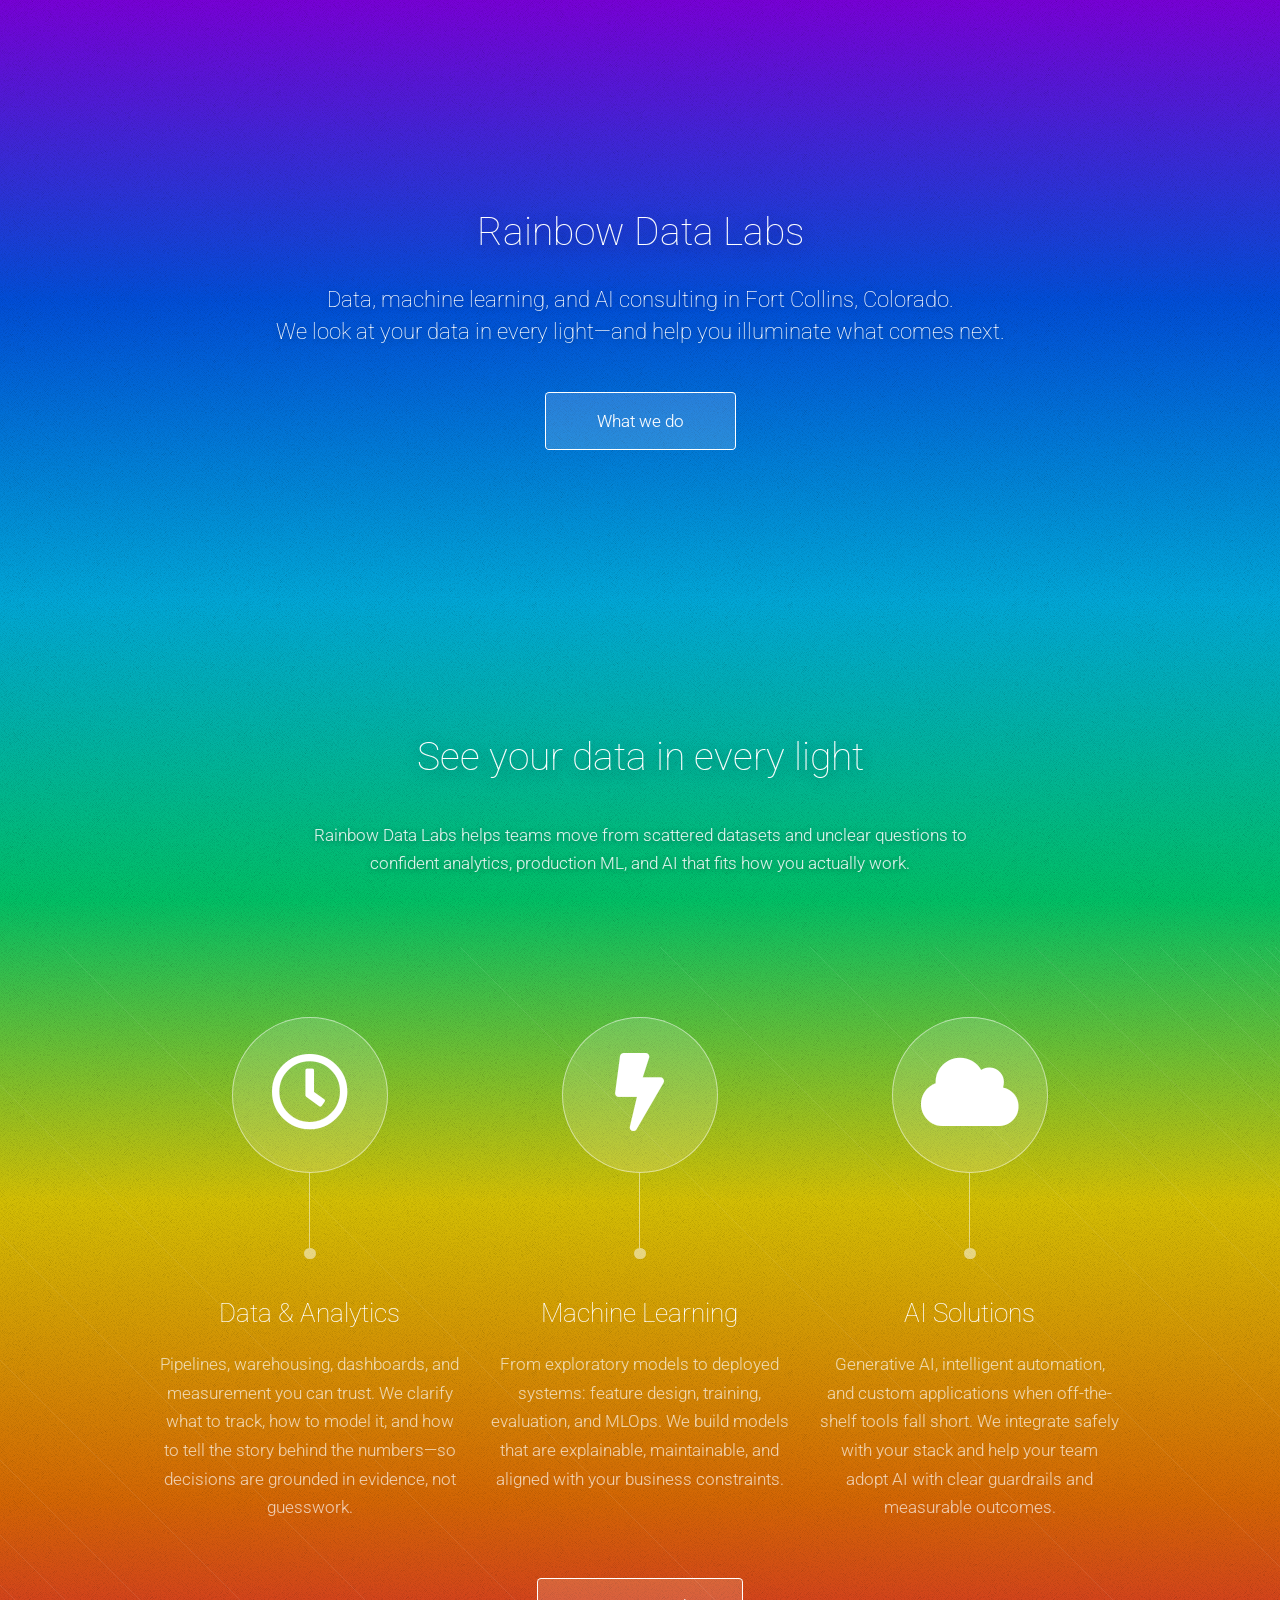
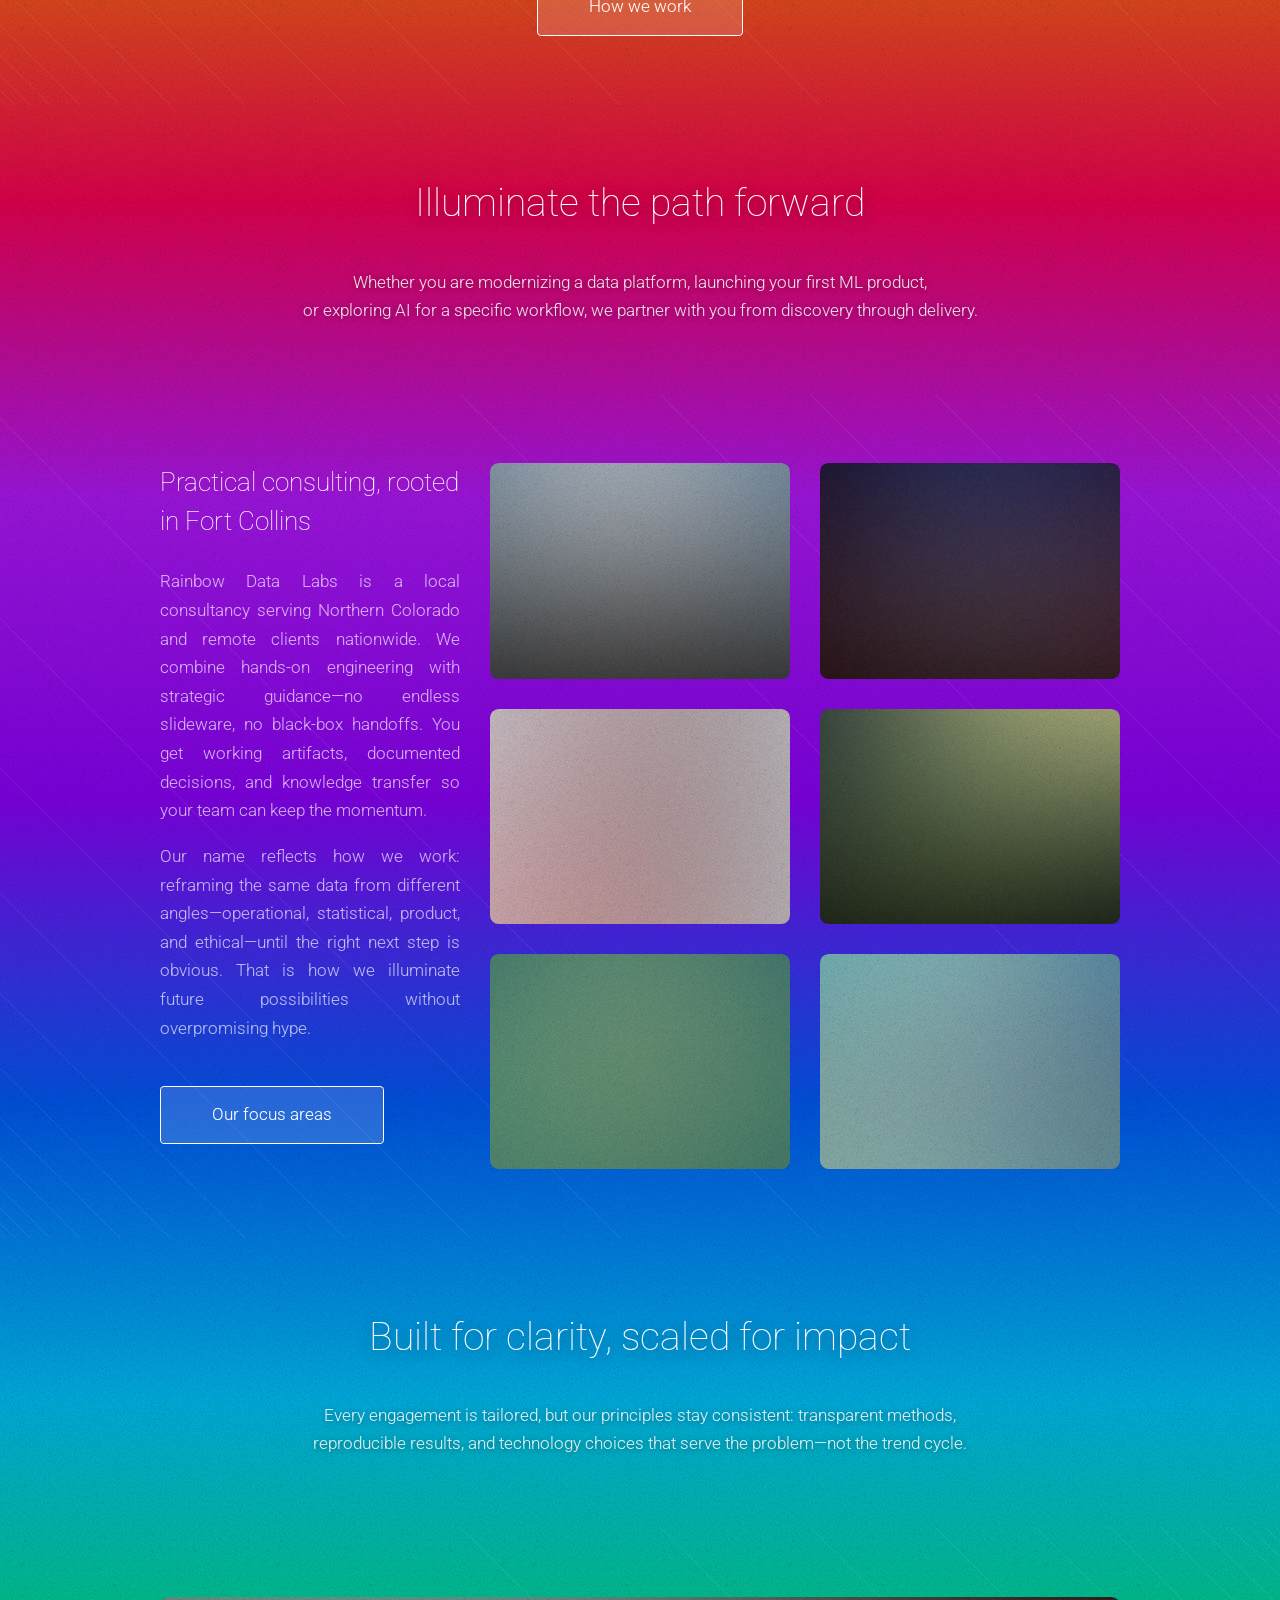
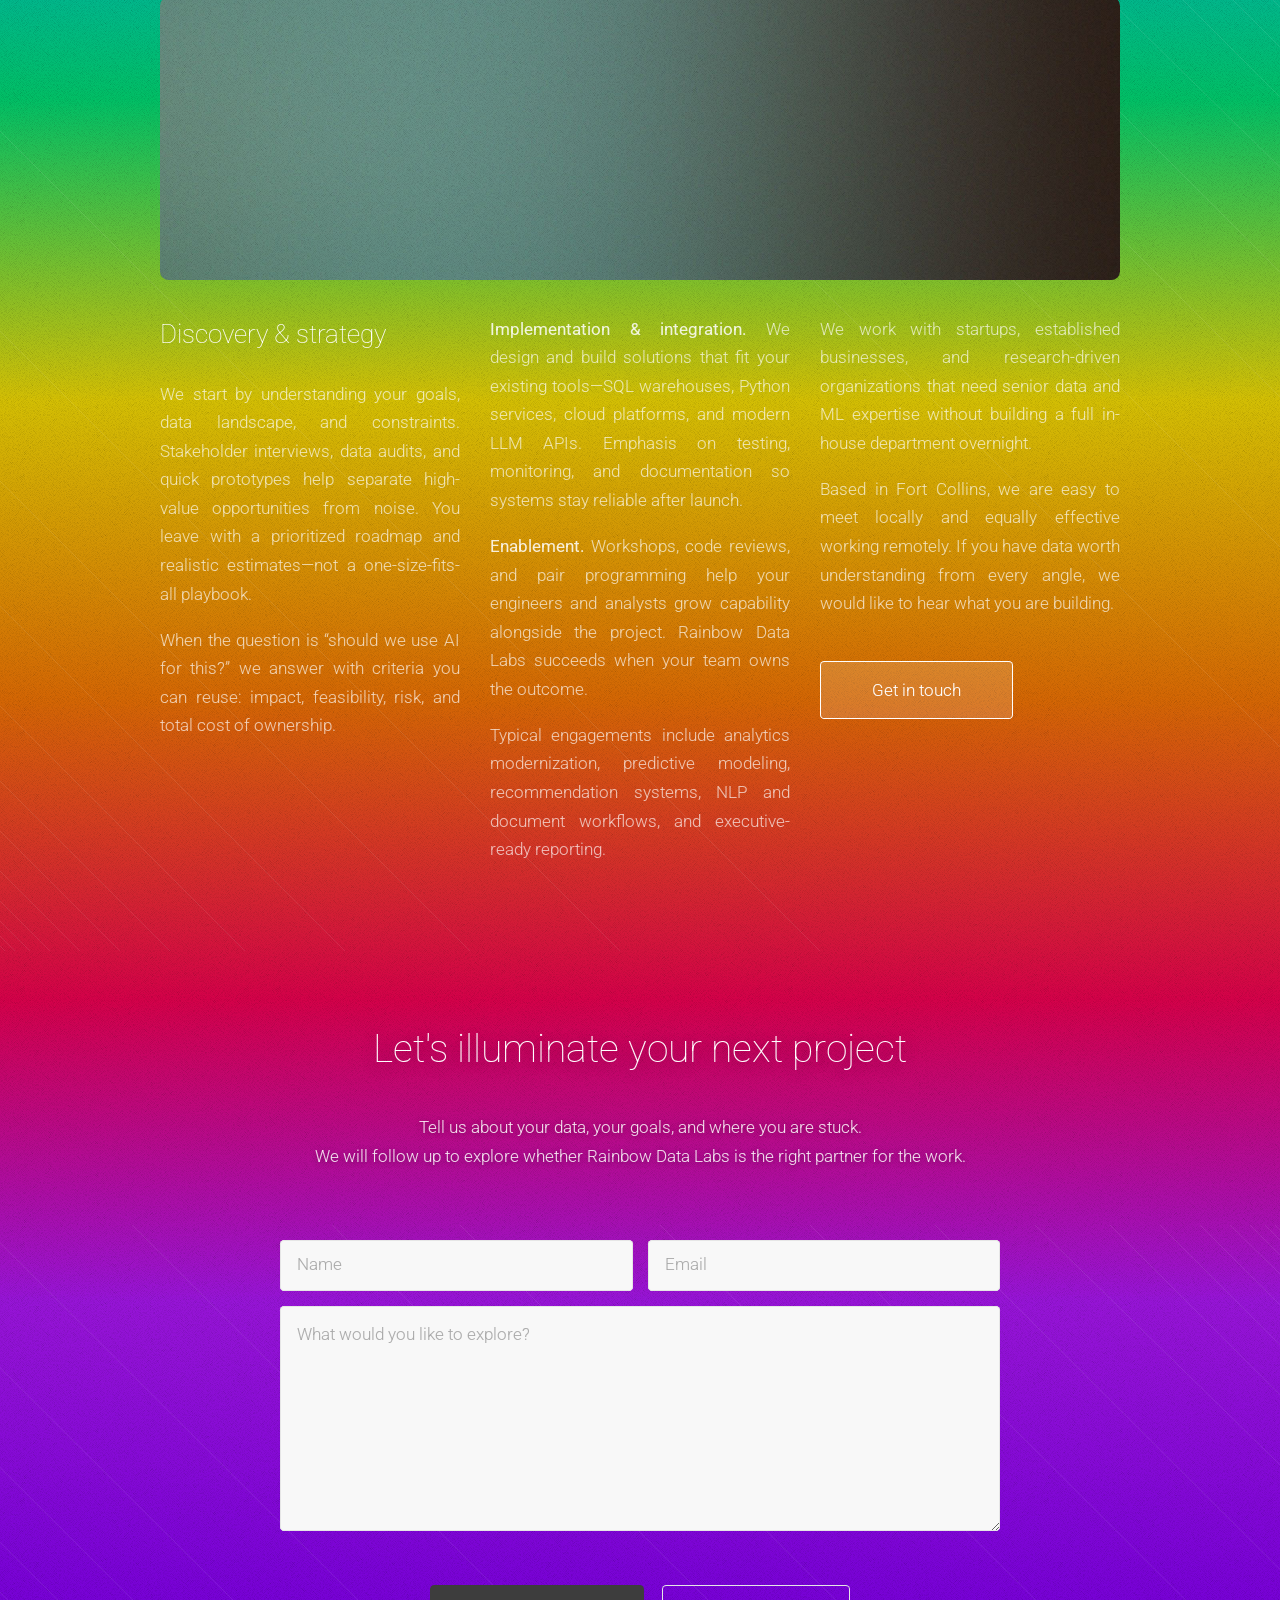
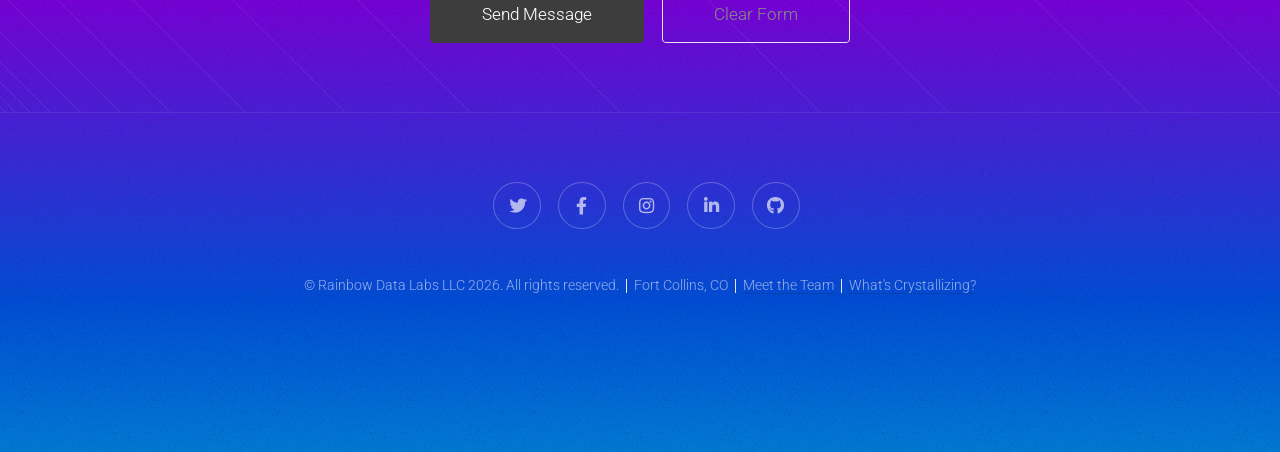
<file: index.html>
<!DOCTYPE HTML>
<!--
	Tessellate by HTML5 UP
	html5up.net | @ajlkn
	Free for personal and commercial use under the CCA 3.0 license (html5up.net/license)
-->
<html>
	<head>
		<title>Rainbow Data Labs | Data, ML &amp; AI Consulting</title>
		<meta charset="utf-8" />
		<meta name="viewport" content="width=device-width, initial-scale=1, user-scalable=no" />
		<meta name="description" content="Rainbow Data Labs — data, machine learning, and AI consulting in Fort Collins, Colorado. We look at your data in every light and illuminate future possibilities." />
		<link rel="icon" href="images/favicon.svg" type="image/svg+xml" />
		<link rel="stylesheet" href="assets/css/main.css" />
	</head>
	<body class="is-preload">

		<!-- Header -->
			<section id="header" class="dark">
				<header>
					<h1>Rainbow Data Labs</h1>
					<p>Data, machine learning, and AI consulting in Fort Collins, Colorado.<br />
					We look at your data in every light—and help you illuminate what comes next.</p>
				</header>
				<footer>
					<a href="#first" class="button scrolly">What we do</a>
				</footer>
			</section>

		<!-- First -->
			<section id="first" class="main">
				<header>
					<div class="container">
						<h2>See your data in every light</h2>
						<p>Rainbow Data Labs helps teams move from scattered datasets and unclear questions to<br />
						confident analytics, production ML, and AI that fits how you actually work.</p>
					</div>
				</header>
				<div class="content dark style1 featured">
					<div class="container">
						<div class="row">
							<div class="col-4 col-12-narrow">
								<section>
									<span class="feature-icon"><span class="icon fa-clock"></span></span>
									<header>
										<h3>Data &amp; Analytics</h3>
									</header>
									<p>Pipelines, warehousing, dashboards, and measurement you can trust.
									We clarify what to track, how to model it, and how to tell the story
									behind the numbers—so decisions are grounded in evidence, not guesswork.</p>
								</section>
							</div>
							<div class="col-4 col-12-narrow">
								<section>
									<span class="feature-icon"><span class="icon solid fa-bolt"></span></span>
									<header>
										<h3>Machine Learning</h3>
									</header>
									<p>From exploratory models to deployed systems: feature design, training,
									evaluation, and MLOps. We build models that are explainable, maintainable,
									and aligned with your business constraints.</p>
								</section>
							</div>
							<div class="col-4 col-12-narrow">
								<section>
									<span class="feature-icon"><span class="icon solid fa-cloud"></span></span>
									<header>
										<h3>AI Solutions</h3>
									</header>
									<p>Generative AI, intelligent automation, and custom applications when
									off-the-shelf tools fall short. We integrate safely with your stack and
									help your team adopt AI with clear guardrails and measurable outcomes.</p>
								</section>
							</div>
							<div class="col-12">
								<footer>
									<a href="#second" class="button scrolly">How we work</a>
								</footer>
							</div>
						</div>
					</div>
				</div>
			</section>

		<!-- Second -->
			<section id="second" class="main">
				<header>
					<div class="container">
						<h2>Illuminate the path forward</h2>
						<p>Whether you are modernizing a data platform, launching your first ML product,<br />
						or exploring AI for a specific workflow, we partner with you from discovery through delivery.</p>
					</div>
				</header>
				<div class="content dark style2">
					<div class="container">
						<div class="row">
							<div class="col-4 col-12-narrow">
								<section>
									<h3>Practical consulting, rooted in Fort Collins</h3>
									<p>Rainbow Data Labs is a local consultancy serving Northern Colorado and
									remote clients nationwide. We combine hands-on engineering with strategic
									guidance—no endless slideware, no black-box handoffs. You get working
									artifacts, documented decisions, and knowledge transfer so your team
									can keep the momentum.</p>
									<p>Our name reflects how we work: reframing the same data from different
									angles—operational, statistical, product, and ethical—until the right
									next step is obvious. That is how we illuminate future possibilities
									without overpromising hype.</p>
									<footer>
										<a href="#third" class="button scrolly">Our focus areas</a>
									</footer>
								</section>
							</div>
							<div class="col-8 col-12-narrow">
								<div class="row">
									<div class="col-6"><a href="#" class="image fit"><img src="images/pic01.jpg" alt="Collaborative data work" /></a></div>
									<div class="col-6"><a href="#" class="image fit"><img src="images/pic02.jpg" alt="Analytics and insight" /></a></div>
									<div class="col-6"><a href="#" class="image fit"><img src="images/pic03.jpg" alt="Machine learning development" /></a></div>
									<div class="col-6"><a href="#" class="image fit"><img src="images/pic04.jpg" alt="Cloud and data infrastructure" /></a></div>
									<div class="col-6"><a href="#" class="image fit"><img src="images/pic05.jpg" alt="Team strategy session" /></a></div>
									<div class="col-6"><a href="#" class="image fit"><img src="images/pic06.jpg" alt="Applied AI solutions" /></a></div>
								</div>
							</div>
						</div>
					</div>
				</div>
			</section>

		<!-- Third -->
			<section id="third" class="main">
				<header>
					<div class="container">
						<h2>Built for clarity, scaled for impact</h2>
						<p>Every engagement is tailored, but our principles stay consistent: transparent methods,<br />
						reproducible results, and technology choices that serve the problem—not the trend cycle.</p>
					</div>
				</header>
				<div class="content dark style3">
					<div class="container">
						<span class="image featured"><img src="images/pic07.jpg" alt="Rainbow Data Labs — illuminating data possibilities" /></span>
						<div class="row">
							<div class="col-4 col-12-narrow">
								<h3>Discovery &amp; strategy</h3>
								<p>We start by understanding your goals, data landscape, and constraints.
								Stakeholder interviews, data audits, and quick prototypes help separate
								high-value opportunities from noise. You leave with a prioritized roadmap
								and realistic estimates—not a one-size-fits-all playbook.</p>
								<p>When the question is “should we use AI for this?” we answer with
								criteria you can reuse: impact, feasibility, risk, and total cost of ownership.</p>
							</div>
							<div class="col-4 col-12-narrow">
								<p><strong>Implementation &amp; integration.</strong> We design and build
								solutions that fit your existing tools—SQL warehouses, Python services,
								cloud platforms, and modern LLM APIs. Emphasis on testing, monitoring,
								and documentation so systems stay reliable after launch.</p>
								<p><strong>Enablement.</strong> Workshops, code reviews, and pair programming
								help your engineers and analysts grow capability alongside the project.
								Rainbow Data Labs succeeds when your team owns the outcome.</p>
								<p>Typical engagements include analytics modernization, predictive modeling,
								recommendation systems, NLP and document workflows, and executive-ready
								reporting.</p>
							</div>
							<div class="col-4 col-12-narrow">
								<p>We work with startups, established businesses, and research-driven
								organizations that need senior data and ML expertise without building
								a full in-house department overnight.</p>
								<p>Based in Fort Collins, we are easy to meet locally and equally effective
								working remotely. If you have data worth understanding from every angle,
								we would like to hear what you are building.</p>
								<footer>
									<a href="#fourth" class="button scrolly">Get in touch</a>
								</footer>
							</div>
						</div>
					</div>
				</div>
			</section>

		<!-- Basic Elements -->
		<!--
			<section class="main">
				<header>
					<div class="container">
						<h2>A Whole Lotta Elements</h2>
						<p>General purpose elements for every general purpose. Or something like that.</p>
					</div>
				</header>
				<div class="content style1 dark">
					<div class="container">
						<section>
							<header>
								<h3>Paragraph</h3>
								<p>This is a byline</p>
							</header>
							<p>Phasellus nisl nisl, varius id <sup>porttitor sed pellentesque</sup> ac orci. Pellentesque
							habitant <strong>strong</strong> tristique <b>bold</b> et netus <i>italic</i> malesuada <em>emphasized</em> ac turpis egestas. Morbi
							leo suscipit ut. Praesent <sub>id turpis vitae</sub> turpis pretium ultricies. Vestibulum sit
							amet risus elit.</p>
						</section>
						<section>
							<header>
								<h3>Blockquote</h3>
							</header>
							<blockquote>Fringilla nisl. Donec accumsan interdum nisi, quis tincidunt felis sagittis eget.
							tempus euismod. Vestibulum ante ipsum primis in faucibus. Cras sit amet urna eros, id egestas
							tempus ante ipsum primis in faucibus orci luctus et ultrices.</blockquote>
						</section>
						<section>
							<header>
								<h3>Divider</h3>
							</header>
							<p>Donec consectetur <a href="#">vestibulum dolor et pulvinar</a>. Etiam vel felis enim, at viverra
							ligula. Ut porttitor sagittis lorem, quis eleifend nisi ornare vel. Praesent nec orci
							facilisis leo magna. Cras sit amet urna eros, id egestas urna. Quisque aliquam
							tempus euismod. Vestibulum ante ipsum primis in faucibus orci luctus et ultrices
							posuere cubilia.</p>
							<hr />
							<p>Donec consectetur vestibulum dolor et pulvinar. Etiam vel felis enim, at viverra
							ligula. Ut porttitor sagittis lorem, quis eleifend nisi ornare vel. Praesent nec orci
							facilisis leo magna. Cras sit amet urna eros, id egestas urna. Quisque aliquam
							tempus euismod. Vestibulum ante ipsum primis in faucibus orci luctus et ultrices
							posuere cubilia.</p>
						</section>
						<section>
							<header>
								<h3>Unordered List</h3>
							</header>
							<ul class="default">
								<li>Donec consectetur vestibulum dolor et vel felis enim at viverra ligula. Ut porttitor sagittis lorem.</li>
								<li>Donec consectetur vestibulum dolor et vel felis enim at viverra ligula. Ut porttitor sagittis lorem.</li>
								<li>Donec consectetur vestibulum dolor et vel felis enim at viverra ligula. Ut porttitor sagittis lorem.</li>
								<li>Donec consectetur vestibulum dolor et vel felis enim at viverra ligula. Ut porttitor sagittis lorem.</li>
							</ul>
						</section>
						<section>
							<header>
								<h3>Ordered List</h3>
							</header>
							<ol class="default">
								<li>Donec consectetur vestibulum dolor et vel felis enim at viverra ligula. Ut porttitor sagittis lorem.</li>
								<li>Donec consectetur vestibulum dolor et vel felis enim at viverra ligula. Ut porttitor sagittis lorem.</li>
								<li>Donec consectetur vestibulum dolor et vel felis enim at viverra ligula. Ut porttitor sagittis lorem.</li>
								<li>Donec consectetur vestibulum dolor et vel felis enim at viverra ligula. Ut porttitor sagittis lorem.</li>
							</ol>
						</section>
						<section>
							<header>
								<h3>Table</h3>
							</header>
							<div class="table-wrapper">
								<table class="default">
									<thead>
										<tr>
											<th>ID</th>
											<th>Name</th>
											<th>Description</th>
											<th>Price</th>
										</tr>
									</thead>
									<tbody>
										<tr>
											<td>00001</td>
											<td>Lorem ipsum dolor</td>
											<td>Ut porttitor sagittis lorem quis nisi ornare.</td>
											<td>29.99</td>
										</tr>
										<tr>
											<td>00002</td>
											<td>Sit amet nullam</td>
											<td>Ut porttitor sagittis lorem quis nisi ornare.</td>
											<td>19.99</td>
										</tr>
										<tr>
											<td>00003</td>
											<td>Feugiat felis viverra</td>
											<td>Ut porttitor sagittis lorem quis nisi ornare.</td>
											<td>29.99</td>
										</tr>
										<tr>
											<td>00004</td>
											<td>Sagittis enim felis</td>
											<td>Ut porttitor sagittis lorem quis nisi ornare.</td>
											<td>19.99</td>
										</tr>
										<tr>
											<td>00005</td>
											<td>Nullam sed vestibulum</td>
											<td>Ut porttitor sagittis lorem quis nisi ornare.</td>
											<td>19.99</td>
										</tr>
									</tbody>
									<tfoot>
										<tr>
											<td colspan="3"></td>
											<td>100.00</td>
										</tr>
									</tfoot>
								</table>
							</div>
						</section>
						<section>
							<header>
								<h3>Form</h3>
							</header>
							<form method="post" action="#">
								<div class="row gtr-50">
									<div class="col-6 col-12-narrow">
										<input type="text" name="name" id="name" value="" placeholder="John Doe" />
									</div>
									<div class="col-6 col-12-narrow">
										<input type="text" name="email" id="email" value="" placeholder="johndoe@domain.tld" />
									</div>
									<div class="col-12">
										<div class="select" tabindex="-1">
											<select name="department" id="department">
												<option value="">Choose a department</option>
												<option value="1">Manufacturing</option>
												<option value="2">Administration</option>
												<option value="3">Support</option>
											</select>
										</div>
									</div>
									<div class="col-12">
										<input type="text" name="subject" id="subject" value="" placeholder="Enter your subject" />
									</div>
									<div class="col-12">
										<textarea name="message" id="message" placeholder="Enter your message"></textarea>
									</div>
									<div class="col-12">
										<ul class="actions">
											<li><input type="submit" class="button" value="Send Message" /></li>
											<li><input type="reset" class="button alt" value="Clear Form" /></li>
										</ul>
									</div>
								</div>
							</form>
						</section>
					</div>
				</div>
			</section>
		-->

		<!-- Fourth -->
			<section id="fourth" class="main">
				<header>
					<div class="container">
						<h2>Let's illuminate your next project</h2>
						<p>Tell us about your data, your goals, and where you are stuck.<br />
						We will follow up to explore whether Rainbow Data Labs is the right partner for the work.</p>
					</div>
				</header>
				<div class="content style4 featured">
					<div class="container medium">
						<form id="contact-form" method="post" action="#">
							<div class="row gtr-50">
								<div class="col-6 col-12-mobile"><input type="text" name="name" id="contact-name" placeholder="Name" required /></div>
								<div class="col-6 col-12-mobile"><input type="email" name="email" id="contact-email" placeholder="Email" required /></div>
								<div class="col-12"><textarea name="message" id="contact-message" placeholder="What would you like to explore?" required></textarea></div>
								<div class="contact-form-honeypot" aria-hidden="true"><input type="text" name="company" id="contact-company" tabindex="-1" autocomplete="off" /></div>
								<div class="col-12">
									<p id="contact-form-status" class="contact-form-status" role="status"></p>
									<ul class="actions special">
										<li><input type="submit" class="button" value="Send Message" /></li>
										<li><input type="reset" class="button alt" value="Clear Form" /></li>
									</ul>
								</div>
							</div>
						</form>
					</div>
				</div>
			</section>

		<!-- Footer -->
			<section id="footer">
				<ul class="icons">
					<li><a href="#" class="icon brands fa-twitter"><span class="label">Twitter</span></a></li>
					<li><a href="#" class="icon brands fa-facebook-f"><span class="label">Facebook</span></a></li>
					<li><a href="#" class="icon brands fa-instagram"><span class="label">Instagram</span></a></li>
					<li><a href="#" class="icon brands fa-linkedin-in"><span class="label">LinkedIn</span></a></li>
					<li><a href="#" class="icon brands fa-github"><span class="label">GitHub</span></a></li>
				</ul>
				<div class="copyright">
					<ul class="menu">
						<li>&copy; Rainbow Data Labs LLC 2026. All rights reserved.</li><li>Fort Collins, CO</li><li><a href="team.html">Meet the Team</a></li><li><a href="crystallizing.html">What's Crystallizing?</a></li>
					</ul>
				</div>
			</section>

		<!-- Scripts -->
			<script src="assets/js/jquery.min.js"></script>
			<script src="assets/js/jquery.scrolly.min.js"></script>
			<script src="assets/js/browser.min.js"></script>
			<script src="assets/js/breakpoints.min.js"></script>
			<script src="assets/js/util.js"></script>
			<script src="assets/js/main.js"></script>
			<script src="assets/js/contact-form.js"></script>

	</body>
</html>
</file>
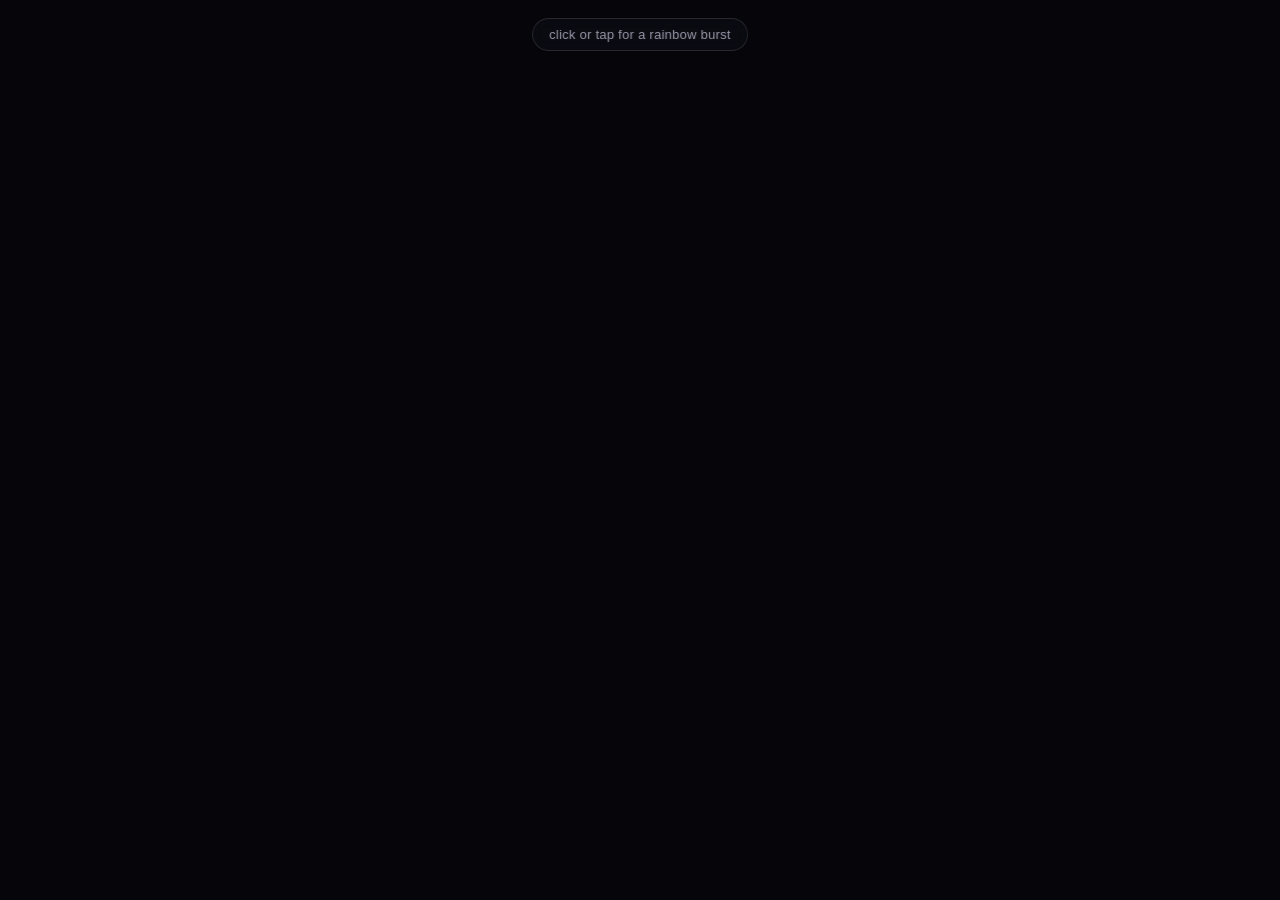
<file: rainbow-generator/index.html>
<!DOCTYPE html>
<html lang="en">
<head>
<meta charset="utf-8" />
<meta name="viewport" content="width=device-width, initial-scale=1, user-scalable=no" />
<title>Rainbow Generator</title>
<style>
  :root {
    --bg: #05050a;
    --text-dim: #9a9aab;
  }
  * { box-sizing: border-box; }
  html, body {
    margin: 0;
    height: 100%;
    background: var(--bg);
    overflow: hidden;
    font-family: -apple-system, BlinkMacSystemFont, "Segoe UI", Roboto, Helvetica, Arial, sans-serif;
  }
  canvas {
    display: block;
    width: 100vw;
    height: 100vh;
    touch-action: none;
    cursor: crosshair;
  }

  #hint {
    position: fixed;
    top: 18px;
    left: 50%;
    transform: translateX(-50%);
    font-size: 13px;
    letter-spacing: 0.02em;
    color: var(--text-dim);
    background: rgba(15, 15, 25, 0.55);
    border: 1px solid rgba(255, 255, 255, 0.12);
    backdrop-filter: blur(8px);
    padding: 8px 16px;
    border-radius: 999px;
    pointer-events: none;
    transition: opacity 0.6s ease;
    white-space: nowrap;
  }
  #hint.faded { opacity: 0; }
</style>
</head>
<body>

<canvas id="c"></canvas>
<div id="hint">click or tap for a rainbow burst</div>

<script>
(() => {
  const canvas = document.getElementById('c');
  const ctx = canvas.getContext('2d');
  const hint = document.getElementById('hint');

  const BURST_COUNT = 260; // max density, fixed
  const MAX_PARTICLES = 6000;

  let dpr = Math.min(window.devicePixelRatio || 1, 2);
  function resize() {
    dpr = Math.min(window.devicePixelRatio || 1, 2);
    canvas.width = window.innerWidth * dpr;
    canvas.height = window.innerHeight * dpr;
    ctx.setTransform(dpr, 0, 0, dpr, 0, 0);
  }
  resize();
  window.addEventListener('resize', resize);

  const particles = [];
  let hue = 0;

  function burst(x, y) {
    for (let i = 0; i < BURST_COUNT; i++) {
      if (particles.length >= MAX_PARTICLES) particles.shift();
      const angle = (i / BURST_COUNT) * Math.PI * 2 + Math.random() * 0.2;
      const speed = Math.random() * 6 + 2;
      particles.push({
        x, y,
        vx: Math.cos(angle) * speed,
        vy: Math.sin(angle) * speed,
        life: 1,
        decay: 0.006 + Math.random() * 0.01,
        size: Math.random() * 3.5 + 2,
        hue: (hue + Math.random() * 360) % 360,
      });
    }
  }

  function fadeHint() {
    hint.classList.add('faded');
  }

  canvas.addEventListener('mousedown', (e) => { burst(e.clientX, e.clientY); fadeHint(); });

  canvas.addEventListener('touchstart', (e) => {
    e.preventDefault();
    for (const t of e.changedTouches) burst(t.clientX, t.clientY);
    fadeHint();
  }, { passive: false });

  let last = performance.now();

  function frame(now) {
    const dt = Math.min(now - last, 50);
    last = now;
    hue = (hue + dt * 0.03) % 360;

    // never clear or fade the canvas -- every stroke painted stays forever
    ctx.globalCompositeOperation = 'source-over';

    for (let i = particles.length - 1; i >= 0; i--) {
      const p = particles[i];
      p.x += p.vx;
      p.y += p.vy;
      p.vx *= 0.985;
      p.vy *= 0.985;
      p.life -= p.decay;
      // once life runs out we just stop simulating it; the trail it already
      // painted is never erased
      if (p.life <= 0) {
        particles.splice(i, 1);
        continue;
      }
      ctx.fillStyle = `hsl(${p.hue}, 100%, 60%)`;
      ctx.beginPath();
      ctx.arc(p.x, p.y, p.size, 0, Math.PI * 2);
      ctx.fill();
    }

    requestAnimationFrame(frame);
  }
  requestAnimationFrame(frame);
})();
</script>

</body>
</html>
</file>
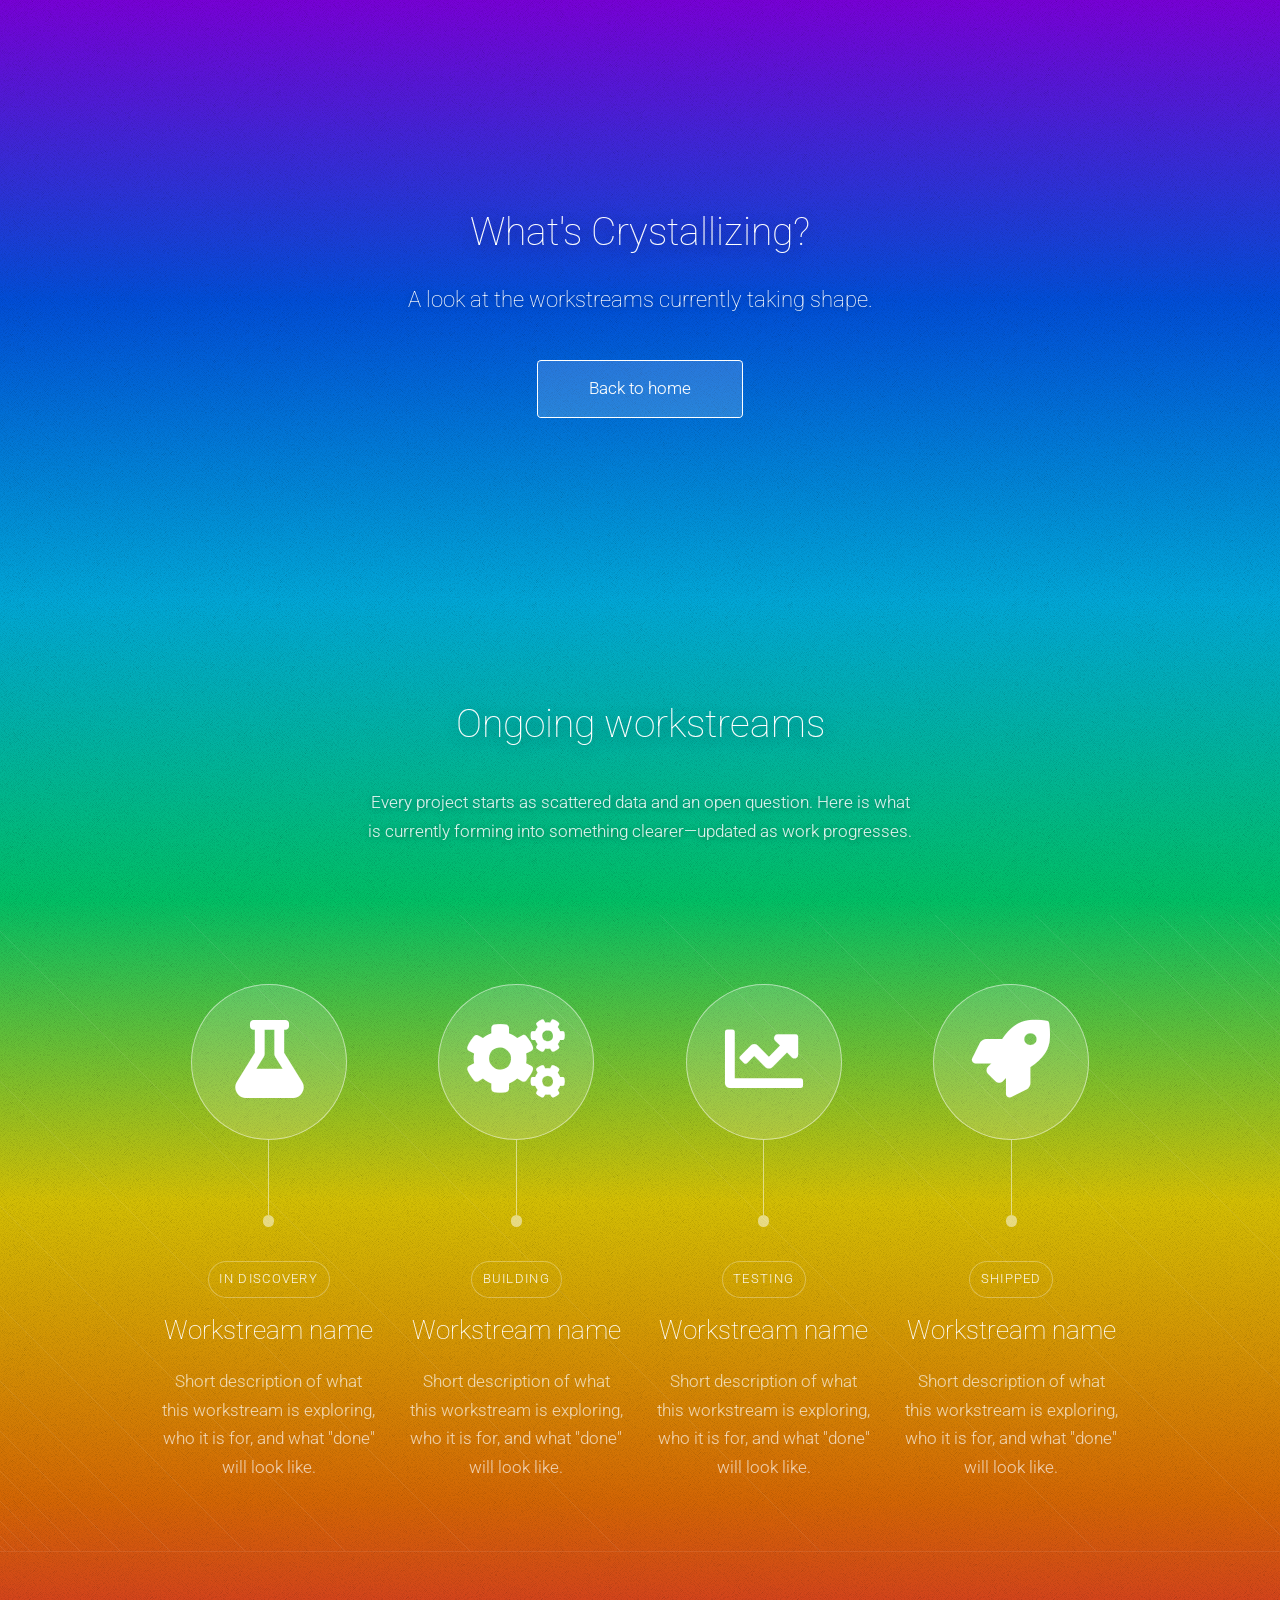
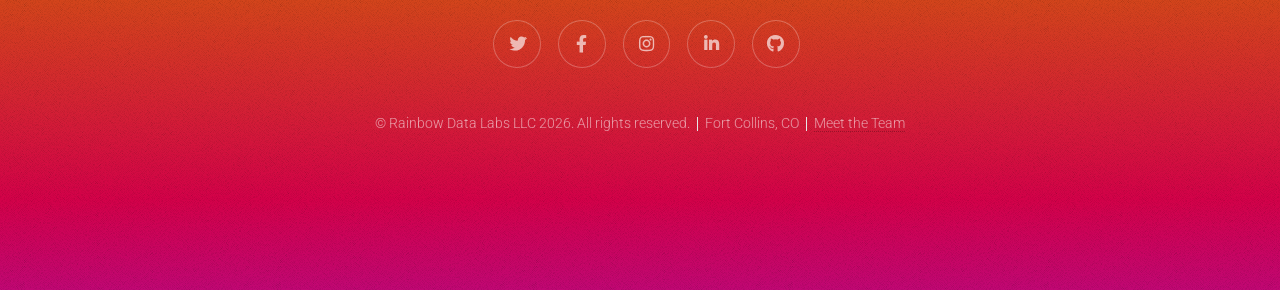
<file: crystallizing.html>
<!DOCTYPE HTML>
<!--
	Tessellate by HTML5 UP
	html5up.net | @ajlkn
	Free for personal and commercial use under the CCA 3.0 license (html5up.net/license)
-->
<html>
	<head>
		<title>What's Crystallizing? | Rainbow Data Labs</title>
		<meta charset="utf-8" />
		<meta name="viewport" content="width=device-width, initial-scale=1, user-scalable=no" />
		<meta name="description" content="What's crystallizing at Rainbow Data Labs — a look at the workstreams currently taking shape." />
		<link rel="icon" href="images/favicon.svg" type="image/svg+xml" />
		<link rel="stylesheet" href="assets/css/main.css" />
		<style>
			.workstream .status {
				display: inline-block;
				margin-bottom: 1em;
				padding: 0.3em 0.9em;
				border-radius: 2em;
				font-size: 0.75em;
				text-transform: uppercase;
				letter-spacing: 0.1em;
				box-shadow: inset 0 0 0 1px rgba(255, 255, 255, 0.3);
				color: rgba(255, 255, 255, 0.85);
			}

				.workstream h3 {
					margin-bottom: 0.5em;
				}
		</style>
	</head>
	<body class="is-preload">

		<!-- Header -->
			<section id="header" class="dark">
				<header>
					<h1>What's Crystallizing?</h1>
					<p>A look at the workstreams currently taking shape.</p>
				</header>
				<footer>
					<a href="index.html" class="button">Back to home</a>
				</footer>
			</section>

		<!-- Workstreams -->
			<section id="crystallizing" class="main">
				<header>
					<div class="container">
						<h2>Ongoing workstreams</h2>
						<p>Every project starts as scattered data and an open question. Here is what<br />
						is currently forming into something clearer—updated as work progresses.</p>
					</div>
				</header>
				<div class="content dark style1 featured">
					<div class="container">
						<div class="row">
							<div class="col-3 col-6-narrow col-12-mobile">
								<section class="workstream">
									<span class="feature-icon"><span class="icon solid fa-flask"></span></span>
									<span class="status">In discovery</span>
									<header>
										<h3>Workstream name</h3>
									</header>
									<p>Short description of what this workstream is exploring, who
									it is for, and what "done" will look like.</p>
								</section>
							</div>
							<div class="col-3 col-6-narrow col-12-mobile">
								<section class="workstream">
									<span class="feature-icon"><span class="icon solid fa-cogs"></span></span>
									<span class="status">Building</span>
									<header>
										<h3>Workstream name</h3>
									</header>
									<p>Short description of what this workstream is exploring, who
									it is for, and what "done" will look like.</p>
								</section>
							</div>
							<div class="col-3 col-6-narrow col-12-mobile">
								<section class="workstream">
									<span class="feature-icon"><span class="icon solid fa-chart-line"></span></span>
									<span class="status">Testing</span>
									<header>
										<h3>Workstream name</h3>
									</header>
									<p>Short description of what this workstream is exploring, who
									it is for, and what "done" will look like.</p>
								</section>
							</div>
							<div class="col-3 col-6-narrow col-12-mobile">
								<section class="workstream">
									<span class="feature-icon"><span class="icon solid fa-rocket"></span></span>
									<span class="status">Shipped</span>
									<header>
										<h3>Workstream name</h3>
									</header>
									<p>Short description of what this workstream is exploring, who
									it is for, and what "done" will look like.</p>
								</section>
							</div>
						</div>
					</div>
				</div>
			</section>

		<!-- Footer -->
			<section id="footer">
				<ul class="icons">
					<li><a href="#" class="icon brands fa-twitter"><span class="label">Twitter</span></a></li>
					<li><a href="#" class="icon brands fa-facebook-f"><span class="label">Facebook</span></a></li>
					<li><a href="#" class="icon brands fa-instagram"><span class="label">Instagram</span></a></li>
					<li><a href="#" class="icon brands fa-linkedin-in"><span class="label">LinkedIn</span></a></li>
					<li><a href="#" class="icon brands fa-github"><span class="label">GitHub</span></a></li>
				</ul>
				<div class="copyright">
					<ul class="menu">
						<li>&copy; Rainbow Data Labs LLC 2026. All rights reserved.</li><li>Fort Collins, CO</li><li><a href="team.html">Meet the Team</a></li>
					</ul>
				</div>
			</section>

		<!-- Scripts -->
			<script src="assets/js/jquery.min.js"></script>
			<script src="assets/js/browser.min.js"></script>
			<script src="assets/js/breakpoints.min.js"></script>
			<script src="assets/js/util.js"></script>
			<script src="assets/js/main.js"></script>

	</body>
</html>
</file>
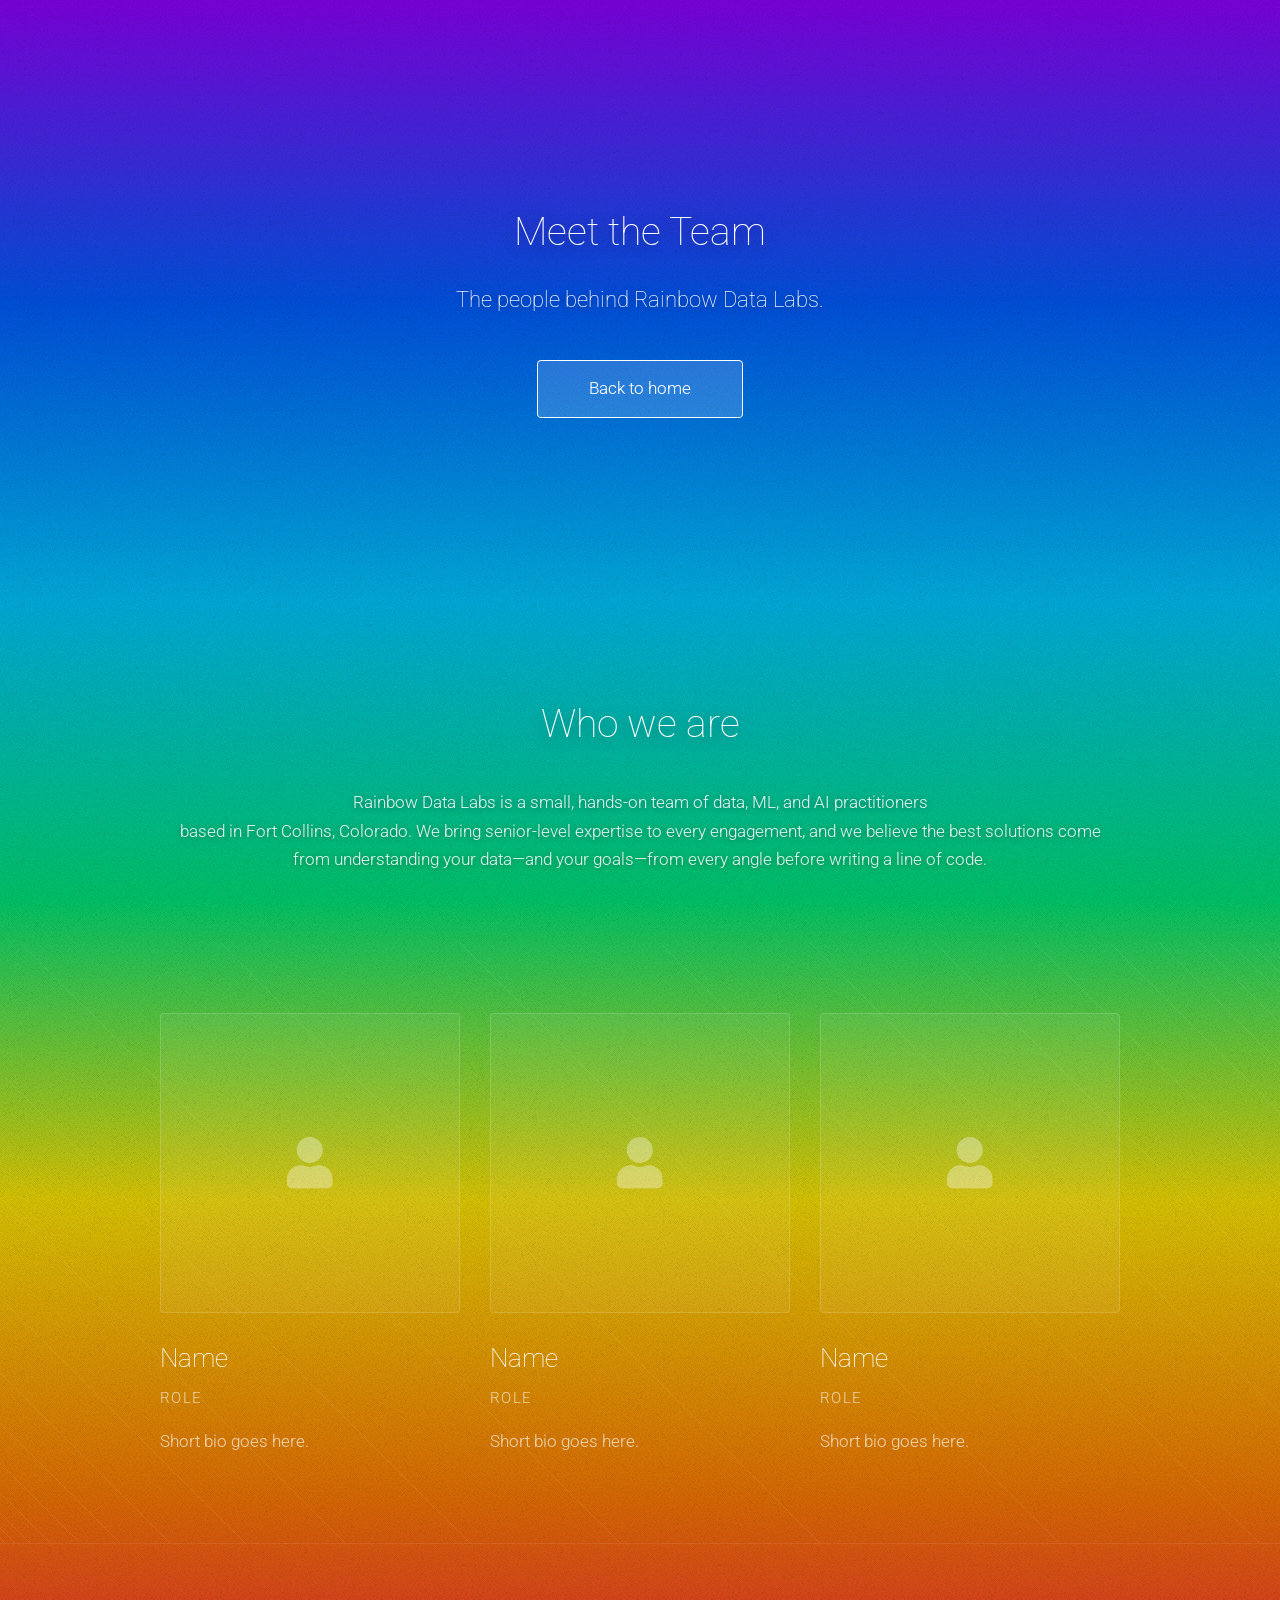
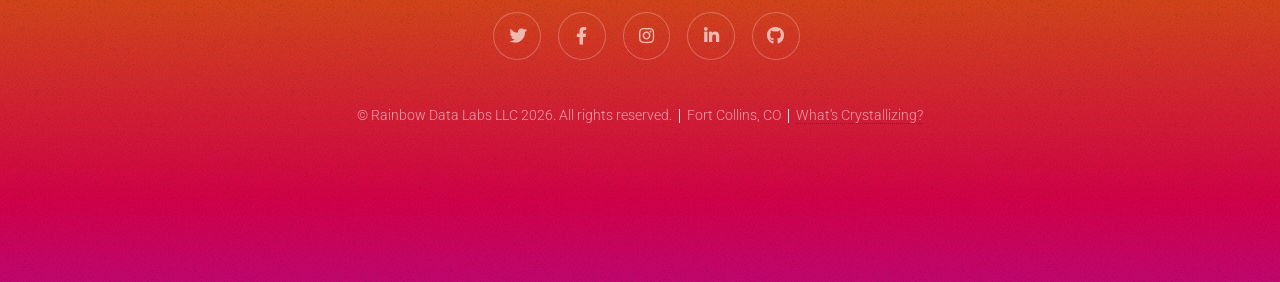
<file: team.html>
<!DOCTYPE HTML>
<!--
	Tessellate by HTML5 UP
	html5up.net | @ajlkn
	Free for personal and commercial use under the CCA 3.0 license (html5up.net/license)
-->
<html>
	<head>
		<title>Meet the Team | Rainbow Data Labs</title>
		<meta charset="utf-8" />
		<meta name="viewport" content="width=device-width, initial-scale=1, user-scalable=no" />
		<meta name="description" content="Meet the team behind Rainbow Data Labs — data, machine learning, and AI consulting in Fort Collins, Colorado." />
		<link rel="icon" href="images/favicon.svg" type="image/svg+xml" />
		<link rel="stylesheet" href="assets/css/main.css" />
		<style>
			.team-photo {
				display: block;
				width: 100%;
				padding-bottom: 100%;
				position: relative;
				border-radius: 4px;
				box-shadow: inset 0 0 0 1px rgba(255, 255, 255, 0.15);
				background: rgba(255, 255, 255, 0.05);
				margin-bottom: 1.5em;
				overflow: hidden;
			}

				.team-photo img {
					position: absolute;
					top: 0;
					left: 0;
					width: 100%;
					height: 100%;
					object-fit: cover;
				}

				.team-photo .icon {
					position: absolute;
					top: 50%;
					left: 50%;
					transform: translate(-50%, -50%);
					font-size: 3em;
					color: rgba(255, 255, 255, 0.35);
				}

			.team-member h3 {
				margin-bottom: 0.25em;
			}

			.team-member .role {
				display: block;
				margin-bottom: 1em;
				font-size: 0.85em;
				text-transform: uppercase;
				letter-spacing: 0.1em;
				color: rgba(255, 255, 255, 0.6);
			}
		</style>
	</head>
	<body class="is-preload">

		<!-- Header -->
			<section id="header" class="dark">
				<header>
					<h1>Meet the Team</h1>
					<p>The people behind Rainbow Data Labs.</p>
				</header>
				<footer>
					<a href="index.html" class="button">Back to home</a>
				</footer>
			</section>

		<!-- Team -->
			<section id="team" class="main">
				<header>
					<div class="container">
						<h2>Who we are</h2>
						<p>Rainbow Data Labs is a small, hands-on team of data, ML, and AI practitioners<br />
						based in Fort Collins, Colorado. We bring senior-level expertise to every engagement,
						and we believe the best solutions come from understanding your data—and your
						goals—from every angle before writing a line of code.</p>
					</div>
				</header>
				<div class="content dark style2">
					<div class="container">
						<div class="row">
							<div class="col-4 col-12-narrow team-member">
								<span class="team-photo">
									<span class="icon solid fa-user"></span>
									<!-- Replace with: <img src="images/team-01.jpg" alt="Team member name" /> -->
								</span>
								<h3>Name</h3>
								<span class="role">Role</span>
								<p>Short bio goes here.</p>
							</div>
							<div class="col-4 col-12-narrow team-member">
								<span class="team-photo">
									<span class="icon solid fa-user"></span>
									<!-- Replace with: <img src="images/team-02.jpg" alt="Team member name" /> -->
								</span>
								<h3>Name</h3>
								<span class="role">Role</span>
								<p>Short bio goes here.</p>
							</div>
							<div class="col-4 col-12-narrow team-member">
								<span class="team-photo">
									<span class="icon solid fa-user"></span>
									<!-- Replace with: <img src="images/team-03.jpg" alt="Team member name" /> -->
								</span>
								<h3>Name</h3>
								<span class="role">Role</span>
								<p>Short bio goes here.</p>
							</div>
						</div>
					</div>
				</div>
			</section>

		<!-- Footer -->
			<section id="footer">
				<ul class="icons">
					<li><a href="#" class="icon brands fa-twitter"><span class="label">Twitter</span></a></li>
					<li><a href="#" class="icon brands fa-facebook-f"><span class="label">Facebook</span></a></li>
					<li><a href="#" class="icon brands fa-instagram"><span class="label">Instagram</span></a></li>
					<li><a href="#" class="icon brands fa-linkedin-in"><span class="label">LinkedIn</span></a></li>
					<li><a href="#" class="icon brands fa-github"><span class="label">GitHub</span></a></li>
				</ul>
				<div class="copyright">
					<ul class="menu">
						<li>&copy; Rainbow Data Labs LLC 2026. All rights reserved.</li><li>Fort Collins, CO</li><li><a href="crystallizing.html">What's Crystallizing?</a></li>
					</ul>
				</div>
			</section>

		<!-- Scripts -->
			<script src="assets/js/jquery.min.js"></script>
			<script src="assets/js/browser.min.js"></script>
			<script src="assets/js/breakpoints.min.js"></script>
			<script src="assets/js/util.js"></script>
			<script src="assets/js/main.js"></script>

	</body>
</html>
</file>
<file: assets/css/main.css>
@import url("fontawesome-all.min.css");
@import url("https://fonts.googleapis.com/css?family=Roboto:100,100italic,300,300italic,400,400italic");

/*
	Tessellate by HTML5 UP
	html5up.net | @ajlkn
	Free for personal and commercial use under the CCA 3.0 license (html5up.net/license)
*/

html, body, div, span, applet, object,
iframe, h1, h2, h3, h4, h5, h6, p, blockquote,
pre, a, abbr, acronym, address, big, cite,
code, del, dfn, em, img, ins, kbd, q, s, samp,
small, strike, strong, sub, sup, tt, var, b,
u, i, center, dl, dt, dd, ol, ul, li, fieldset,
form, label, legend, table, caption, tbody,
tfoot, thead, tr, th, td, article, aside,
canvas, details, embed, figure, figcaption,
footer, header, hgroup, menu, nav, output, ruby,
section, summary, time, mark, audio, video {
	margin: 0;
	padding: 0;
	border: 0;
	font-size: 100%;
	font: inherit;
	vertical-align: baseline;}

article, aside, details, figcaption, figure,
footer, header, hgroup, menu, nav, section {
	display: block;}

body {
	line-height: 1;
}

ol, ul {
	list-style: none;
}

blockquote, q {
	quotes: none;
}

	blockquote:before, blockquote:after, q:before, q:after {
		content: '';
		content: none;
	}

table {
	border-collapse: collapse;
	border-spacing: 0;
}

body {
	-webkit-text-size-adjust: none;
}

mark {
	background-color: transparent;
	color: inherit;
}

input::-moz-focus-inner {
	border: 0;
	padding: 0;
}

input, select, textarea {
	-moz-appearance: none;
	-webkit-appearance: none;
	-ms-appearance: none;
	appearance: none;
}

/* Basic */

	@-ms-viewport {
		width: device-width;
	}

	html {
		box-sizing: border-box;
	}

	*, *:before, *:after {
		box-sizing: inherit;
	}

	body {
		background-image: url("images/overlay.png"),
			linear-gradient(rgba(10, 10, 24, 0.18), rgba(10, 10, 24, 0.18)),
			repeating-linear-gradient(180deg,
				#8f00ff 0px,
				#005cff 300px,
				#00c8ff 600px,
				#00e676 900px,
				#ffe600 1200px,
				#ff7a00 1500px,
				#ff0054 1800px,
				#b517ff 2100px,
				#8f00ff 2400px);
		font-family: 'Roboto', sans-serif;
		font-weight: 300;
		font-size: 17pt;
		line-height: 1.75em;
		color: #888;
		-webkit-text-stroke: 0.1px;
	}

		body.is-preload *, body.is-preload *:before, body.is-preload *:after {
			-moz-animation: none !important;
			-webkit-animation: none !important;
			-ms-animation: none !important;
			animation: none !important;
			-moz-transition: none !important;
			-webkit-transition: none !important;
			-ms-transition: none !important;
			transition: none !important;
		}

	.dark {
		color: #aaa;
		color: rgba(255, 255, 255, 0.65);
	}

	input, textarea, select {
		font-family: 'Roboto', sans-serif;
		font-weight: 300;
		font-size: 17pt;
		line-height: 1.75em;
		color: #888;
		-webkit-text-stroke: 0.1px;
	}

	h1, h2, h3, h4, h5, h6 {
		color: #666;
		margin: 0 0 1em 0;
		font-weight: 100;
		line-height: 1.5em;
	}

	h1 a, h2 a, h3 a, h4 a, h5 a, h6 a {
		color: inherit;
		text-decoration: none;
	}

	.dark h1, .dark h2, .dark h3, .dark h4, .dark h5, .dark h6 {
		color: #fff;
	}

	strong, b {
		font-weight: 400;
		color: inherit;
	}

	.dark strong, .dark b {
		color: #fff;
		color: rgba(255, 255, 255, 0.85);
	}

	em, i {
		font-style: italic;
	}

	a {
		-moz-transition: border-bottom-color 0.25s ease-in-out;
		-webkit-transition: border-bottom-color 0.25s ease-in-out;
		-ms-transition: border-bottom-color 0.25s ease-in-out;
		transition: border-bottom-color 0.25s ease-in-out;
		color: inherit;
		text-decoration: none;
		border-bottom: dotted 1px rgba(0, 0, 0, 0.25);
	}

		a:hover {
			border-bottom-color: rgba(0, 0, 0, 0);
		}

	.dark a {
		color: #fff;
		border-bottom-color: rgba(255, 255, 255, 0.5);
	}

		.dark a:hover {
			border-bottom-color: rgba(255, 255, 255, 0);
		}

	sub {
		position: relative;
		top: 0.5em;
		font-size: 0.8em;
	}

	sup {
		position: relative;
		top: -0.5em;
		font-size: 0.8em;
	}

	hr {
		border: 0;
		border-top: solid 1px #e6e6e6;
		margin: 2em 0 2em 0;
	}

	.dark hr {
		border-top-color: rgba(255, 255, 255, 0.5);
	}

	blockquote {
		border-left: solid 0.25em #e6e6e6;
		padding: 1em 0 1em 2em;
		font-style: italic;
	}

	.dark blockquote {
		border-left-color: rgba(255, 255, 255, 0.5);
	}

	p, ul, ol, dl, table {
		margin-bottom: 1em;
	}

	p {
		text-align: justify;
	}

	header {
		margin-bottom: 1em;
	}

		header h1, header h2, header h3, header h4, header h5, header h6 {
			margin: 0;
		}

		header p {
			display: block;
			margin: 0;
			padding: 0.25em 0 0.5em 0;
		}

	footer {
		padding-top: 1.5em;
	}

	br.clear {
		clear: both;
	}

	.featured {
		text-align: center;
	}

		.featured p {
			text-align: center;
		}

/* Container */

	.container {
		margin: 0 auto;
		max-width: 100%;
		width: 1360px;
	}

		.container.medium {
			width: 1020px;
		}

		@media screen and (max-width: 1680px) {

			.container {
				width: 1200px;
			}

				.container.medium {
					width: 900px;
				}

		}

		@media screen and (max-width: 1280px) {

			.container {
				width: 960px;
			}

				.container.medium {
					width: 720px;
				}

		}

		@media screen and (max-width: 1000px) {

			.container {
				width: 100% !important;
			}

		}

/* Row */

	.row {
		display: flex;
		flex-wrap: wrap;
		box-sizing: border-box;
		align-items: stretch;
	}

		.row > * {
			box-sizing: border-box;
		}

		.row.gtr-uniform > * > :last-child {
			margin-bottom: 0;
		}

		.row.aln-left {
			justify-content: flex-start;
		}

		.row.aln-center {
			justify-content: center;
		}

		.row.aln-right {
			justify-content: flex-end;
		}

		.row.aln-top {
			align-items: flex-start;
		}

		.row.aln-middle {
			align-items: center;
		}

		.row.aln-bottom {
			align-items: flex-end;
		}

		.row > .imp {
			order: -1;
		}

		.row > .col-1 {
			width: 8.33333%;
		}

		.row > .off-1 {
			margin-left: 8.33333%;
		}

		.row > .col-2 {
			width: 16.66667%;
		}

		.row > .off-2 {
			margin-left: 16.66667%;
		}

		.row > .col-3 {
			width: 25%;
		}

		.row > .off-3 {
			margin-left: 25%;
		}

		.row > .col-4 {
			width: 33.33333%;
		}

		.row > .off-4 {
			margin-left: 33.33333%;
		}

		.row > .col-5 {
			width: 41.66667%;
		}

		.row > .off-5 {
			margin-left: 41.66667%;
		}

		.row > .col-6 {
			width: 50%;
		}

		.row > .off-6 {
			margin-left: 50%;
		}

		.row > .col-7 {
			width: 58.33333%;
		}

		.row > .off-7 {
			margin-left: 58.33333%;
		}

		.row > .col-8 {
			width: 66.66667%;
		}

		.row > .off-8 {
			margin-left: 66.66667%;
		}

		.row > .col-9 {
			width: 75%;
		}

		.row > .off-9 {
			margin-left: 75%;
		}

		.row > .col-10 {
			width: 83.33333%;
		}

		.row > .off-10 {
			margin-left: 83.33333%;
		}

		.row > .col-11 {
			width: 91.66667%;
		}

		.row > .off-11 {
			margin-left: 91.66667%;
		}

		.row > .col-12 {
			width: 100%;
		}

		.row > .off-12 {
			margin-left: 100%;
		}

		.row.gtr-0 {
			margin-top: 0px;
			margin-left: 0px;
		}

			.row.gtr-0 > * {
				padding: 0px 0 0 0px;
			}

			.row.gtr-0.gtr-uniform {
				margin-top: 0px;
			}

				.row.gtr-0.gtr-uniform > * {
					padding-top: 0px;
				}

		.row.gtr-25 {
			margin-top: -12.5px;
			margin-left: -12.5px;
		}

			.row.gtr-25 > * {
				padding: 12.5px 0 0 12.5px;
			}

			.row.gtr-25.gtr-uniform {
				margin-top: -12.5px;
			}

				.row.gtr-25.gtr-uniform > * {
					padding-top: 12.5px;
				}

		.row.gtr-50 {
			margin-top: -25px;
			margin-left: -25px;
		}

			.row.gtr-50 > * {
				padding: 25px 0 0 25px;
			}

			.row.gtr-50.gtr-uniform {
				margin-top: -25px;
			}

				.row.gtr-50.gtr-uniform > * {
					padding-top: 25px;
				}

		.row {
			margin-top: -50px;
			margin-left: -50px;
		}

			.row > * {
				padding: 50px 0 0 50px;
			}

			.row.gtr-uniform {
				margin-top: -50px;
			}

				.row.gtr-uniform > * {
					padding-top: 50px;
				}

		.row.gtr-150 {
			margin-top: -75px;
			margin-left: -75px;
		}

			.row.gtr-150 > * {
				padding: 75px 0 0 75px;
			}

			.row.gtr-150.gtr-uniform {
				margin-top: -75px;
			}

				.row.gtr-150.gtr-uniform > * {
					padding-top: 75px;
				}

		.row.gtr-200 {
			margin-top: -100px;
			margin-left: -100px;
		}

			.row.gtr-200 > * {
				padding: 100px 0 0 100px;
			}

			.row.gtr-200.gtr-uniform {
				margin-top: -100px;
			}

				.row.gtr-200.gtr-uniform > * {
					padding-top: 100px;
				}

		@media screen and (max-width: 1680px) {

			.row {
				display: flex;
				flex-wrap: wrap;
				box-sizing: border-box;
				align-items: stretch;
			}

				.row > * {
					box-sizing: border-box;
				}

				.row.gtr-uniform > * > :last-child {
					margin-bottom: 0;
				}

				.row.aln-left {
					justify-content: flex-start;
				}

				.row.aln-center {
					justify-content: center;
				}

				.row.aln-right {
					justify-content: flex-end;
				}

				.row.aln-top {
					align-items: flex-start;
				}

				.row.aln-middle {
					align-items: center;
				}

				.row.aln-bottom {
					align-items: flex-end;
				}

				.row > .imp-wide {
					order: -1;
				}

				.row > .col-1-wide {
					width: 8.33333%;
				}

				.row > .off-1-wide {
					margin-left: 8.33333%;
				}

				.row > .col-2-wide {
					width: 16.66667%;
				}

				.row > .off-2-wide {
					margin-left: 16.66667%;
				}

				.row > .col-3-wide {
					width: 25%;
				}

				.row > .off-3-wide {
					margin-left: 25%;
				}

				.row > .col-4-wide {
					width: 33.33333%;
				}

				.row > .off-4-wide {
					margin-left: 33.33333%;
				}

				.row > .col-5-wide {
					width: 41.66667%;
				}

				.row > .off-5-wide {
					margin-left: 41.66667%;
				}

				.row > .col-6-wide {
					width: 50%;
				}

				.row > .off-6-wide {
					margin-left: 50%;
				}

				.row > .col-7-wide {
					width: 58.33333%;
				}

				.row > .off-7-wide {
					margin-left: 58.33333%;
				}

				.row > .col-8-wide {
					width: 66.66667%;
				}

				.row > .off-8-wide {
					margin-left: 66.66667%;
				}

				.row > .col-9-wide {
					width: 75%;
				}

				.row > .off-9-wide {
					margin-left: 75%;
				}

				.row > .col-10-wide {
					width: 83.33333%;
				}

				.row > .off-10-wide {
					margin-left: 83.33333%;
				}

				.row > .col-11-wide {
					width: 91.66667%;
				}

				.row > .off-11-wide {
					margin-left: 91.66667%;
				}

				.row > .col-12-wide {
					width: 100%;
				}

				.row > .off-12-wide {
					margin-left: 100%;
				}

				.row.gtr-0 {
					margin-top: 0px;
					margin-left: 0px;
				}

					.row.gtr-0 > * {
						padding: 0px 0 0 0px;
					}

					.row.gtr-0.gtr-uniform {
						margin-top: 0px;
					}

						.row.gtr-0.gtr-uniform > * {
							padding-top: 0px;
						}

				.row.gtr-25 {
					margin-top: -10px;
					margin-left: -10px;
				}

					.row.gtr-25 > * {
						padding: 10px 0 0 10px;
					}

					.row.gtr-25.gtr-uniform {
						margin-top: -10px;
					}

						.row.gtr-25.gtr-uniform > * {
							padding-top: 10px;
						}

				.row.gtr-50 {
					margin-top: -20px;
					margin-left: -20px;
				}

					.row.gtr-50 > * {
						padding: 20px 0 0 20px;
					}

					.row.gtr-50.gtr-uniform {
						margin-top: -20px;
					}

						.row.gtr-50.gtr-uniform > * {
							padding-top: 20px;
						}

				.row {
					margin-top: -40px;
					margin-left: -40px;
				}

					.row > * {
						padding: 40px 0 0 40px;
					}

					.row.gtr-uniform {
						margin-top: -40px;
					}

						.row.gtr-uniform > * {
							padding-top: 40px;
						}

				.row.gtr-150 {
					margin-top: -60px;
					margin-left: -60px;
				}

					.row.gtr-150 > * {
						padding: 60px 0 0 60px;
					}

					.row.gtr-150.gtr-uniform {
						margin-top: -60px;
					}

						.row.gtr-150.gtr-uniform > * {
							padding-top: 60px;
						}

				.row.gtr-200 {
					margin-top: -80px;
					margin-left: -80px;
				}

					.row.gtr-200 > * {
						padding: 80px 0 0 80px;
					}

					.row.gtr-200.gtr-uniform {
						margin-top: -80px;
					}

						.row.gtr-200.gtr-uniform > * {
							padding-top: 80px;
						}

		}

		@media screen and (max-width: 1280px) {

			.row {
				display: flex;
				flex-wrap: wrap;
				box-sizing: border-box;
				align-items: stretch;
			}

				.row > * {
					box-sizing: border-box;
				}

				.row.gtr-uniform > * > :last-child {
					margin-bottom: 0;
				}

				.row.aln-left {
					justify-content: flex-start;
				}

				.row.aln-center {
					justify-content: center;
				}

				.row.aln-right {
					justify-content: flex-end;
				}

				.row.aln-top {
					align-items: flex-start;
				}

				.row.aln-middle {
					align-items: center;
				}

				.row.aln-bottom {
					align-items: flex-end;
				}

				.row > .imp-normal {
					order: -1;
				}

				.row > .col-1-normal {
					width: 8.33333%;
				}

				.row > .off-1-normal {
					margin-left: 8.33333%;
				}

				.row > .col-2-normal {
					width: 16.66667%;
				}

				.row > .off-2-normal {
					margin-left: 16.66667%;
				}

				.row > .col-3-normal {
					width: 25%;
				}

				.row > .off-3-normal {
					margin-left: 25%;
				}

				.row > .col-4-normal {
					width: 33.33333%;
				}

				.row > .off-4-normal {
					margin-left: 33.33333%;
				}

				.row > .col-5-normal {
					width: 41.66667%;
				}

				.row > .off-5-normal {
					margin-left: 41.66667%;
				}

				.row > .col-6-normal {
					width: 50%;
				}

				.row > .off-6-normal {
					margin-left: 50%;
				}

				.row > .col-7-normal {
					width: 58.33333%;
				}

				.row > .off-7-normal {
					margin-left: 58.33333%;
				}

				.row > .col-8-normal {
					width: 66.66667%;
				}

				.row > .off-8-normal {
					margin-left: 66.66667%;
				}

				.row > .col-9-normal {
					width: 75%;
				}

				.row > .off-9-normal {
					margin-left: 75%;
				}

				.row > .col-10-normal {
					width: 83.33333%;
				}

				.row > .off-10-normal {
					margin-left: 83.33333%;
				}

				.row > .col-11-normal {
					width: 91.66667%;
				}

				.row > .off-11-normal {
					margin-left: 91.66667%;
				}

				.row > .col-12-normal {
					width: 100%;
				}

				.row > .off-12-normal {
					margin-left: 100%;
				}

				.row.gtr-0 {
					margin-top: 0px;
					margin-left: 0px;
				}

					.row.gtr-0 > * {
						padding: 0px 0 0 0px;
					}

					.row.gtr-0.gtr-uniform {
						margin-top: 0px;
					}

						.row.gtr-0.gtr-uniform > * {
							padding-top: 0px;
						}

				.row.gtr-25 {
					margin-top: -7.5px;
					margin-left: -7.5px;
				}

					.row.gtr-25 > * {
						padding: 7.5px 0 0 7.5px;
					}

					.row.gtr-25.gtr-uniform {
						margin-top: -7.5px;
					}

						.row.gtr-25.gtr-uniform > * {
							padding-top: 7.5px;
						}

				.row.gtr-50 {
					margin-top: -15px;
					margin-left: -15px;
				}

					.row.gtr-50 > * {
						padding: 15px 0 0 15px;
					}

					.row.gtr-50.gtr-uniform {
						margin-top: -15px;
					}

						.row.gtr-50.gtr-uniform > * {
							padding-top: 15px;
						}

				.row {
					margin-top: -30px;
					margin-left: -30px;
				}

					.row > * {
						padding: 30px 0 0 30px;
					}

					.row.gtr-uniform {
						margin-top: -30px;
					}

						.row.gtr-uniform > * {
							padding-top: 30px;
						}

				.row.gtr-150 {
					margin-top: -45px;
					margin-left: -45px;
				}

					.row.gtr-150 > * {
						padding: 45px 0 0 45px;
					}

					.row.gtr-150.gtr-uniform {
						margin-top: -45px;
					}

						.row.gtr-150.gtr-uniform > * {
							padding-top: 45px;
						}

				.row.gtr-200 {
					margin-top: -60px;
					margin-left: -60px;
				}

					.row.gtr-200 > * {
						padding: 60px 0 0 60px;
					}

					.row.gtr-200.gtr-uniform {
						margin-top: -60px;
					}

						.row.gtr-200.gtr-uniform > * {
							padding-top: 60px;
						}

		}

		@media screen and (max-width: 1000px) {

			.row {
				display: flex;
				flex-wrap: wrap;
				box-sizing: border-box;
				align-items: stretch;
			}

				.row > * {
					box-sizing: border-box;
				}

				.row.gtr-uniform > * > :last-child {
					margin-bottom: 0;
				}

				.row.aln-left {
					justify-content: flex-start;
				}

				.row.aln-center {
					justify-content: center;
				}

				.row.aln-right {
					justify-content: flex-end;
				}

				.row.aln-top {
					align-items: flex-start;
				}

				.row.aln-middle {
					align-items: center;
				}

				.row.aln-bottom {
					align-items: flex-end;
				}

				.row > .imp-narrow {
					order: -1;
				}

				.row > .col-1-narrow {
					width: 8.33333%;
				}

				.row > .off-1-narrow {
					margin-left: 8.33333%;
				}

				.row > .col-2-narrow {
					width: 16.66667%;
				}

				.row > .off-2-narrow {
					margin-left: 16.66667%;
				}

				.row > .col-3-narrow {
					width: 25%;
				}

				.row > .off-3-narrow {
					margin-left: 25%;
				}

				.row > .col-4-narrow {
					width: 33.33333%;
				}

				.row > .off-4-narrow {
					margin-left: 33.33333%;
				}

				.row > .col-5-narrow {
					width: 41.66667%;
				}

				.row > .off-5-narrow {
					margin-left: 41.66667%;
				}

				.row > .col-6-narrow {
					width: 50%;
				}

				.row > .off-6-narrow {
					margin-left: 50%;
				}

				.row > .col-7-narrow {
					width: 58.33333%;
				}

				.row > .off-7-narrow {
					margin-left: 58.33333%;
				}

				.row > .col-8-narrow {
					width: 66.66667%;
				}

				.row > .off-8-narrow {
					margin-left: 66.66667%;
				}

				.row > .col-9-narrow {
					width: 75%;
				}

				.row > .off-9-narrow {
					margin-left: 75%;
				}

				.row > .col-10-narrow {
					width: 83.33333%;
				}

				.row > .off-10-narrow {
					margin-left: 83.33333%;
				}

				.row > .col-11-narrow {
					width: 91.66667%;
				}

				.row > .off-11-narrow {
					margin-left: 91.66667%;
				}

				.row > .col-12-narrow {
					width: 100%;
				}

				.row > .off-12-narrow {
					margin-left: 100%;
				}

				.row.gtr-0 {
					margin-top: 0px;
					margin-left: 0px;
				}

					.row.gtr-0 > * {
						padding: 0px 0 0 0px;
					}

					.row.gtr-0.gtr-uniform {
						margin-top: 0px;
					}

						.row.gtr-0.gtr-uniform > * {
							padding-top: 0px;
						}

				.row.gtr-25 {
					margin-top: -6.25px;
					margin-left: -6.25px;
				}

					.row.gtr-25 > * {
						padding: 6.25px 0 0 6.25px;
					}

					.row.gtr-25.gtr-uniform {
						margin-top: -6.25px;
					}

						.row.gtr-25.gtr-uniform > * {
							padding-top: 6.25px;
						}

				.row.gtr-50 {
					margin-top: -12.5px;
					margin-left: -12.5px;
				}

					.row.gtr-50 > * {
						padding: 12.5px 0 0 12.5px;
					}

					.row.gtr-50.gtr-uniform {
						margin-top: -12.5px;
					}

						.row.gtr-50.gtr-uniform > * {
							padding-top: 12.5px;
						}

				.row {
					margin-top: -25px;
					margin-left: -25px;
				}

					.row > * {
						padding: 25px 0 0 25px;
					}

					.row.gtr-uniform {
						margin-top: -25px;
					}

						.row.gtr-uniform > * {
							padding-top: 25px;
						}

				.row.gtr-150 {
					margin-top: -37.5px;
					margin-left: -37.5px;
				}

					.row.gtr-150 > * {
						padding: 37.5px 0 0 37.5px;
					}

					.row.gtr-150.gtr-uniform {
						margin-top: -37.5px;
					}

						.row.gtr-150.gtr-uniform > * {
							padding-top: 37.5px;
						}

				.row.gtr-200 {
					margin-top: -50px;
					margin-left: -50px;
				}

					.row.gtr-200 > * {
						padding: 50px 0 0 50px;
					}

					.row.gtr-200.gtr-uniform {
						margin-top: -50px;
					}

						.row.gtr-200.gtr-uniform > * {
							padding-top: 50px;
						}

		}

		@media screen and (max-width: 736px) {

			.row {
				display: flex;
				flex-wrap: wrap;
				box-sizing: border-box;
				align-items: stretch;
			}

				.row > * {
					box-sizing: border-box;
				}

				.row.gtr-uniform > * > :last-child {
					margin-bottom: 0;
				}

				.row.aln-left {
					justify-content: flex-start;
				}

				.row.aln-center {
					justify-content: center;
				}

				.row.aln-right {
					justify-content: flex-end;
				}

				.row.aln-top {
					align-items: flex-start;
				}

				.row.aln-middle {
					align-items: center;
				}

				.row.aln-bottom {
					align-items: flex-end;
				}

				.row > .imp-mobile {
					order: -1;
				}

				.row > .col-1-mobile {
					width: 8.33333%;
				}

				.row > .off-1-mobile {
					margin-left: 8.33333%;
				}

				.row > .col-2-mobile {
					width: 16.66667%;
				}

				.row > .off-2-mobile {
					margin-left: 16.66667%;
				}

				.row > .col-3-mobile {
					width: 25%;
				}

				.row > .off-3-mobile {
					margin-left: 25%;
				}

				.row > .col-4-mobile {
					width: 33.33333%;
				}

				.row > .off-4-mobile {
					margin-left: 33.33333%;
				}

				.row > .col-5-mobile {
					width: 41.66667%;
				}

				.row > .off-5-mobile {
					margin-left: 41.66667%;
				}

				.row > .col-6-mobile {
					width: 50%;
				}

				.row > .off-6-mobile {
					margin-left: 50%;
				}

				.row > .col-7-mobile {
					width: 58.33333%;
				}

				.row > .off-7-mobile {
					margin-left: 58.33333%;
				}

				.row > .col-8-mobile {
					width: 66.66667%;
				}

				.row > .off-8-mobile {
					margin-left: 66.66667%;
				}

				.row > .col-9-mobile {
					width: 75%;
				}

				.row > .off-9-mobile {
					margin-left: 75%;
				}

				.row > .col-10-mobile {
					width: 83.33333%;
				}

				.row > .off-10-mobile {
					margin-left: 83.33333%;
				}

				.row > .col-11-mobile {
					width: 91.66667%;
				}

				.row > .off-11-mobile {
					margin-left: 91.66667%;
				}

				.row > .col-12-mobile {
					width: 100%;
				}

				.row > .off-12-mobile {
					margin-left: 100%;
				}

				.row.gtr-0 {
					margin-top: 0px;
					margin-left: 0px;
				}

					.row.gtr-0 > * {
						padding: 0px 0 0 0px;
					}

					.row.gtr-0.gtr-uniform {
						margin-top: 0px;
					}

						.row.gtr-0.gtr-uniform > * {
							padding-top: 0px;
						}

				.row.gtr-25 {
					margin-top: -5px;
					margin-left: -5px;
				}

					.row.gtr-25 > * {
						padding: 5px 0 0 5px;
					}

					.row.gtr-25.gtr-uniform {
						margin-top: -5px;
					}

						.row.gtr-25.gtr-uniform > * {
							padding-top: 5px;
						}

				.row.gtr-50 {
					margin-top: -10px;
					margin-left: -10px;
				}

					.row.gtr-50 > * {
						padding: 10px 0 0 10px;
					}

					.row.gtr-50.gtr-uniform {
						margin-top: -10px;
					}

						.row.gtr-50.gtr-uniform > * {
							padding-top: 10px;
						}

				.row {
					margin-top: -20px;
					margin-left: -20px;
				}

					.row > * {
						padding: 20px 0 0 20px;
					}

					.row.gtr-uniform {
						margin-top: -20px;
					}

						.row.gtr-uniform > * {
							padding-top: 20px;
						}

				.row.gtr-150 {
					margin-top: -30px;
					margin-left: -30px;
				}

					.row.gtr-150 > * {
						padding: 30px 0 0 30px;
					}

					.row.gtr-150.gtr-uniform {
						margin-top: -30px;
					}

						.row.gtr-150.gtr-uniform > * {
							padding-top: 30px;
						}

				.row.gtr-200 {
					margin-top: -40px;
					margin-left: -40px;
				}

					.row.gtr-200 > * {
						padding: 40px 0 0 40px;
					}

					.row.gtr-200.gtr-uniform {
						margin-top: -40px;
					}

						.row.gtr-200.gtr-uniform > * {
							padding-top: 40px;
						}

		}

/* Sections/Article */

	section,
	article {
		margin-bottom: 3em;
	}

	section > :last-child,
	article > :last-child,
	section:last-child,
	article:last-child {
		margin-bottom: 0;
	}

	.row > section,
	.row > article {
		margin-bottom: 0;
	}

/* Image */

	.image {
		position: relative;
		display: inline-block;
		border: 0;
	}

		.image:after {
			content: '';
			position: absolute;
			left: 0;
			top: 0;
			width: 100%;
			height: 100%;
			background: url("images/overlay.png");
		}

		.image img {
			display: block;
			width: 100%;
			border-radius: 0.5em;
		}

		.image.featured {
			display: block;
			width: 100%;
			margin: 0 0 2em 0;
		}

		.image.fit {
			display: block;
			width: 100%;
		}

		.image.left {
			float: left;
			margin: 0 2em 2em 0;
		}

		.image.centered {
			display: block;
			margin: 0 0 2em 0;
		}

			.image.centered img {
				margin: 0 auto;
				width: auto;
			}

/* List */

	ul {
		list-style: disc;
		padding-left: 1em;
	}

		ul li {
			padding-left: 0.5em;
		}

	ol {
		list-style: decimal;
		padding-left: 1.25em;
	}

		ol li {
			padding-left: 0.25em;
		}

/* Icons */

	ul.icons {
		cursor: default;
		list-style: none;
		padding-left: 0;
	}

		ul.icons li {
			display: inline-block;
			padding-left: 0.75em;
		}

		ul.icons a {
			-moz-transition: background-color 0.25s ease-in-out;
			-webkit-transition: background-color 0.25s ease-in-out;
			-ms-transition: background-color 0.25s ease-in-out;
			transition: background-color 0.25s ease-in-out;
			display: inline-block;
			width: 2.75em;
			height: 2.75em;
			line-height: 2.8em;
			text-align: center;
			border: 0;
			box-shadow: inset 0 0 0 1px #e6e6e6;
			border-radius: 100%;
			color: #aaa;
		}

			ul.icons a:hover {
				background: rgba(0, 0, 0, 0.025);
			}

/* Menu */

	ul.menu {
		cursor: default;
		list-style: none;
		padding-left: 0;
	}

		ul.menu li {
			display: inline-block;
			line-height: 1em;
			border-left: solid 1px #e6e6e6;
			padding: 0 0 0 0.5em;
			margin: 0 0 0 0.5em;
		}

			ul.menu li:first-child {
				border-left: 0;
				padding-left: 0;
				margin-left: 0;
			}

/* Actions */

	ul.actions {
		display: -moz-flex;
		display: -webkit-flex;
		display: -ms-flex;
		display: flex;
		cursor: default;
		list-style: none;
		margin-left: -1em;
		padding-left: 0;
	}

		ul.actions li {
			padding: 0 0 0 1em;
			vertical-align: middle;
		}

		ul.actions.special {
			-moz-justify-content: center;
			-webkit-justify-content: center;
			-ms-justify-content: center;
			justify-content: center;
			width: 100%;
			margin-left: 0;
		}

			ul.actions.special li:first-child {
				padding-left: 0;
			}

		ul.actions.stacked {
			-moz-flex-direction: column;
			-webkit-flex-direction: column;
			-ms-flex-direction: column;
			flex-direction: column;
			margin-left: 0;
		}

			ul.actions.stacked li {
				padding: 1.25em 0 0 0;
			}

				ul.actions.stacked li:first-child {
					padding-top: 0;
				}

		ul.actions.fit {
			width: calc(100% + 1em);
		}

			ul.actions.fit li {
				-moz-flex-grow: 1;
				-webkit-flex-grow: 1;
				-ms-flex-grow: 1;
				flex-grow: 1;
				-moz-flex-shrink: 1;
				-webkit-flex-shrink: 1;
				-ms-flex-shrink: 1;
				flex-shrink: 1;
				width: 100%;
			}

				ul.actions.fit li > * {
					width: 100%;
				}

			ul.actions.fit.stacked {
				width: 100%;
			}

		@media screen and (max-width: 1000px) {

			ul.actions {
				-moz-justify-content: center;
				-webkit-justify-content: center;
				-ms-justify-content: center;
				justify-content: center;
				width: 100%;
				margin-left: 0;
			}

				ul.actions li:first-child {
					padding-left: 0;
				}

		}

		@media screen and (max-width: 736px) {

			ul.actions:not(.fixed) {
				-moz-flex-direction: column;
				-webkit-flex-direction: column;
				-ms-flex-direction: column;
				flex-direction: column;
				margin-left: 0;
				width: 100% !important;
			}

				ul.actions:not(.fixed) li {
					-moz-flex-grow: 1;
					-webkit-flex-grow: 1;
					-ms-flex-grow: 1;
					flex-grow: 1;
					-moz-flex-shrink: 1;
					-webkit-flex-shrink: 1;
					-ms-flex-shrink: 1;
					flex-shrink: 1;
					padding: 1em 0 0 0;
					text-align: center;
					width: 100%;
				}

					ul.actions:not(.fixed) li > * {
						width: 100%;
					}

					ul.actions:not(.fixed) li:first-child {
						padding-top: 0;
					}

					ul.actions:not(.fixed) li input[type="submit"],
					ul.actions:not(.fixed) li input[type="reset"],
					ul.actions:not(.fixed) li input[type="button"],
					ul.actions:not(.fixed) li button,
					ul.actions:not(.fixed) li .button {
						width: 100%;
					}

						ul.actions:not(.fixed) li input[type="submit"].icon:before,
						ul.actions:not(.fixed) li input[type="reset"].icon:before,
						ul.actions:not(.fixed) li input[type="button"].icon:before,
						ul.actions:not(.fixed) li button.icon:before,
						ul.actions:not(.fixed) li .button.icon:before {
							margin-left: -0.5em;
						}

		}

/* Form */

	form .actions {
		margin-bottom: 0;
	}

	form label {
		display: block;
	}

	form input[type="text"],
	form input[type="email"],
	form input[type="password"],
	form select,
	form .select,
	form textarea {
		-moz-transition: all 0.25s ease-in-out;
		-webkit-transition: all 0.25s ease-in-out;
		-ms-transition: all 0.25s ease-in-out;
		transition: all 0.25s ease-in-out;
		-moz-appearance: none;
		-webkit-appearance: none;
		-ms-appearance: none;
		appearance: none;
		display: block;
		box-shadow: inset 0 0 0 1px #e6e6e6;
		background: #f8f8f8;
		width: 100%;
		padding: 0.85em 1em 0.85em 1em;
		border-radius: 0.25em;
		border: 0;
	}

		form input[type="text"]:focus,
		form input[type="email"]:focus,
		form input[type="password"]:focus,
		form select:focus,
		form .select:focus,
		form textarea:focus {
			outline: 0;
			box-shadow: inset 0 0 0 1px #afd9e0;
			background: #fcfcfc;
		}

	form input[type="text"],
	form input[type="email"],
	form input[type="password"],
	form select {
		line-height: 1.25em;
	}

	form textarea {
		min-height: 13em;
	}

	form select {
		position: relative;
	}

		form select option:not(:checked) {
			color: #000;
		}

	form .select {
		position: relative;
		padding: 0;
		overflow-x: hidden;
		outline: 0;
	}

		form .select select {
			width: calc(100% + 2em);
			background: none !important;
			box-shadow: none !important;
			border: 0 !important;
			cursor: pointer;
		}

			form .select select::-moz-focus-inner {
				border: 0;
				outline: 0;
			}

		form .select:before {
			content: '';
			position: absolute;
			top: 15%;
			right: 1em;
			width: 1.25em;
			height: 75%;
			background: url("images/arrow.svg") center center no-repeat;
			background-size: contain;
			z-index: 0;
		}

		form .select select::-ms-expand {
			display: none;
		}

	form ::-moz-focus-inner {
		border: 0;
	}

	form ::-webkit-input-placeholder {
		color: #aaa !important;
	}

	form :-moz-placeholder {
		color: #555 !important;
	}

	form ::-moz-placeholder {
		color: #555 !important;
	}

	form :-ms-input-placeholder {
		color: #555 !important;
	}

	.dark form input[type="text"],
	.dark form input[type="email"],
	.dark form input[type="password"],
	.dark form select,
	.dark form .select,
	.dark form textarea {
		background: none;
		box-shadow: inset 0 0 0 1px rgba(255, 255, 255, 0.5);
		color: #fff;
	}

		.dark form input[type="text"]:focus,
		.dark form input[type="email"]:focus,
		.dark form input[type="password"]:focus,
		.dark form select:focus,
		.dark form .select:focus,
		.dark form textarea:focus {
			background: rgba(255, 255, 255, 0.1);
			box-shadow: inset 0 0 0 1px #fff;
		}

	.dark form .select:before {
		background: url("images/dark-arrow.svg") center center no-repeat;
		background-size: contain;
	}

	.dark form .formerize-placeholder {
		color: #aaa !important;
		color: rgba(255, 255, 255, 0.85) !important;
	}

	.dark form ::-webkit-input-placeholder {
		color: rgba(255, 255, 255, 0.85) !important;
	}

	.dark form :-moz-placeholder {
		color: rgba(255, 255, 255, 0.85) !important;
	}

	.dark form ::-moz-placeholder {
		color: rgba(255, 255, 255, 0.85) !important;
	}

	.dark form :-ms-input-placeholder {
		color: rgba(255, 255, 255, 0.85) !important;
	}

/* Table */

	table {
		width: 100%;
	}

		table.default {
			width: 100%;
			border-collapse: collapse;
		}

			table.default tbody tr {
				border: solid 1px #e6e6e6;
			}

				table.default tbody tr:nth-child(2n+2) {
					background: #f8f8f8;
				}

			table.default td {
				padding: 0.5em 1em 0.5em 1em;
			}

			table.default th {
				text-align: left;
				padding: 0.5em 1em 1em 1em;
			}

			table.default tfoot td {
				padding-top: 1em;
			}

	.dark table.default tbody tr {
		border-color: rgba(255, 255, 255, 0.5);
	}

		.dark table.default tbody tr:nth-child(2n+2) {
			background: rgba(255, 255, 255, 0.1);
		}

/* Button */

	input[type="button"],
	input[type="submit"],
	input[type="reset"],
	button,
	.button {
		-moz-transition: all 0.25s ease-in-out;
		-webkit-transition: all 0.25s ease-in-out;
		-ms-transition: all 0.25s ease-in-out;
		transition: all 0.25s ease-in-out;
		-webkit-appearance: none;
		position: relative;
		display: inline-block;
		background: #3d3d3d;
		padding: 0.85em 3em 0.85em 3em;
		border-radius: 0.25em;
		cursor: pointer;
		border: 0;
		color: #fff;
		text-align: center;
		text-decoration: none;
	}

		input[type="button"]:hover,
		input[type="submit"]:hover,
		input[type="reset"]:hover,
		button:hover,
		.button:hover {
			background: #4f4f4f;
		}

		input[type="button"].alt,
		input[type="submit"].alt,
		input[type="reset"].alt,
		button.alt,
		.button.alt {
			color: inherit;
			box-shadow: inset 0 0 0 1px #e6e6e6;
			background: none;
		}

			input[type="button"].alt:hover,
			input[type="submit"].alt:hover,
			input[type="reset"].alt:hover,
			button.alt:hover,
			.button.alt:hover {
				background: rgba(0, 0, 0, 0.025);
			}

	.dark input[type="button"],
	.dark input[type="submit"],
	.dark input[type="reset"],
	.dark button,
	.dark .button {
		background: rgba(255, 255, 255, 0.15);
		box-shadow: inset 0 0 0 1px #fff;
		color: #fff;
	}

		.dark input[type="button"]:hover,
		.dark input[type="submit"]:hover,
		.dark input[type="reset"]:hover,
		.dark button:hover,
		.dark .button:hover {
			background: rgba(255, 255, 255, 0.25);
		}

		.dark input[type="button"].alt,
		.dark input[type="submit"].alt,
		.dark input[type="reset"].alt,
		.dark button.alt,
		.dark .button.alt {
			background: none;
			box-shadow: inset 0 0 0 1px rgba(255, 255, 255, 0.5);
		}

			.dark input[type="button"].alt:hover,
			.dark input[type="submit"].alt:hover,
			.dark input[type="reset"].alt:hover,
			.dark button.alt:hover,
			.dark .button.alt:hover {
				background: rgba(255, 255, 255, 0.15);
				box-shadow: inset 0 0 0 1px #fff;
			}

/* Feature Icon */

	.feature-icon {
		display: inline-block;
		position: relative;
		padding-bottom: 5em;
		margin-bottom: 2.75em;
		cursor: default;
	}

		.feature-icon .icon {
			display: inline-block;
			width: 2em;
			height: 2em;
			font-size: 4.5em;
			border-radius: 100%;
			box-shadow: inset 0 0 0 1px #666;
			color: #666;
			line-height: 2em;
		}

		.feature-icon:before {
			content: '';
			background: #666;
			position: absolute;
			bottom: 0;
			left: 50%;
			margin-left: -0.325em;
			width: 0.65em;
			height: 0.65em;
			display: block;
			border-radius: 100%;
		}

		.feature-icon:after {
			content: '';
			position: absolute;
			left: 50%;
			bottom: 0.65em;
			width: 1px;
			height: 4.35em;
			background: #666;
			margin-left: -0.5px;
		}

	.dark .feature-icon .icon {
		background: rgba(255, 255, 255, 0.15);
		box-shadow: inset 0 0 0 1px rgba(255, 255, 255, 0.5);
		color: #fff;
	}

	.dark .feature-icon:before, .dark .feature-icon:after {
		background: rgba(255, 255, 255, 0.5);
	}

/* Icons */

	.icon {
		text-decoration: none;
		text-decoration: none;
	}

		.icon:before {
			-moz-osx-font-smoothing: grayscale;
			-webkit-font-smoothing: antialiased;
			display: inline-block;
			font-style: normal;
			font-variant: normal;
			text-rendering: auto;
			line-height: 1;
			text-transform: none !important;
			font-family: 'Font Awesome 5 Free';
			font-weight: 400;
		}

		.icon:before {
			line-height: inhreit;
		}

		.icon > .label {
			display: none;
		}

		.icon.solid:before {
			font-weight: 900;
		}

		.icon.brands:before {
			font-family: 'Font Awesome 5 Brands';
		}

/* Header */

	#header {
		position: relative;
		margin: 0;
		padding: 14em 0 14em 0;
		text-align: center;
		color: #fff;
	}

		#header header h1 {
			font-size: 2.25em;
			line-height: 1.25em;
			margin-bottom: 0;
			text-shadow: 0 0.08em 0.4em rgba(0, 0, 0, 0.45);
		}

		#header header p {
			margin-top: 1.25em;
			font-weight: 100;
			padding: 0;
			font-size: 1.25em;
			line-height: 1.5em;
			text-align: center;
			text-shadow: 0 0.06em 0.35em rgba(0, 0, 0, 0.4);
		}

		#header footer {
			padding-top: 1.5em;
		}

/* Main Sections */

	.main {
		position: relative;
		margin: 0;
	}

		.main > header {
			text-align: center;
			padding: 5em 0 5em 0;
			margin: 0;
			color: #fff;
		}

			.main > header h2 {
				font-size: 2.25em;
				font-weight: 100;
				margin-bottom: 0;
				color: #fff;
				text-shadow: 0 0.08em 0.4em rgba(0, 0, 0, 0.45);
			}

			.main > header p {
				margin: 2em 0 0 0;
				padding: 0;
				text-align: center;
				color: rgba(255, 255, 255, 0.85);
				text-shadow: 0 0.06em 0.35em rgba(0, 0, 0, 0.4);
			}

		.main > .content {
			padding: 6em 0 6em 0;
		}

			.main > .content h3 {
				font-size: 1.5em;
			}

			.main > .content.dark, .main > .content.style1, .main > .content.style2, .main > .content.style3, .main > .content.style4 {
				background: url("images/bgtr.svg") top right no-repeat, url("images/bgbl.svg") bottom left no-repeat;
			}

			.main > .content.style4 {
				padding-top: 0;
			}

/* Contact form */

	.contact-form-honeypot {
		position: absolute;
		left: -9999px;
		width: 1px;
		height: 1px;
		overflow: hidden;
	}

	.contact-form-status {
		min-height: 1.5em;
		margin: 0 0 1em 0;
		font-size: 0.9em;
		color: rgba(255, 255, 255, 0.85);
	}

		.contact-form-status.success {
			color: #baffc9;
		}

		.contact-form-status.error {
			color: #ffb3c1;
		}

/* Footer */

	#footer {
		position: relative;
		margin: 0;
		text-align: center;
		padding: 4em 0 8em 0;
		box-shadow: inset 0 1px 0 0 rgba(255, 255, 255, 0.08);
		color: rgba(255, 255, 255, 0.65);
	}

		#footer .copyright {
			margin-top: 3em;
			font-size: 0.8em;
			color: rgba(255, 255, 255, 0.5);
		}

			#footer .copyright a {
				color: inherit;
			}

		#footer ul.icons a {
			box-shadow: inset 0 0 0 1px rgba(255, 255, 255, 0.25);
			color: rgba(255, 255, 255, 0.65);
		}

			#footer ul.icons a:hover {
				background: rgba(255, 255, 255, 0.08);
			}

/* Wide */

	@media screen and (max-width: 1680px) {

		/* Basic */

			body, input, textarea, select {
				font-size: 15pt;
				line-height: 1.75em;
			}

	}

/* Normal */

	@media screen and (max-width: 1280px) {

		/* Basic */

			body, input, textarea, select {
				font-size: 13pt;
				line-height: 1.65em;
			}

		/* Feature Icon */

			.feature-icon {
				margin-bottom: 2em;
			}

		/* Header */

			#header {
				padding: 12em 0 12em 0;
			}

		/* Main Sections */

			.main > header {
				padding: 4em 0 4em 0;
			}

			.main > .content {
				padding: 4em 0 4em 0;
			}

	}

/* Narrow */

	@media screen and (max-width: 1000px) {

		/* Basic */

			header, footer, h2, h3, h4, h5, h6, header > p {
				text-align: center;
			}

		/* Sections/Article */

			section, article {
				margin: 0 0 2.5em 0 !important;
			}

			.row > section, .row > article {
				margin: 0 0 2.5em 0 !important;
			}

		/* Table */

			.table-wrapper {
				width: 100%;
				overflow-x: scroll;
				padding-left: 1px;
				-webkit-overflow-scrolling: touch;
			}

		/* Header */

			#header {
				margin: 0 !important;
				padding: 8em 2em 8em 2em;
			}

				#header header p {
					margin-top: 1em;
				}

				#header footer {
					padding-top: 1.25em;
				}

		/* Main Sections */

			.main {
				margin: 0 !important;
			}

				.main > header {
					padding: 3.5em 2em 3.5em 2em;
				}

					.main > header h2 {
						font-size: 1.85em;
					}

					.main > header br {
						display: none;
					}

					.main > header p {
						margin: 1.5em 0 0 0;
					}

				.main > .content {
					padding: 3.5em 20px 3.5em 20px;
				}

					.main > .content > .container > :last-child {
						margin-bottom: 0 !important;
					}

		/* Footer */

			#footer {
				margin: 0 !important;
				padding: 3em 0 3em 0;
			}

				#footer .copyright {
					margin-top: 2em;
				}

	}

/* Mobile */

	@media screen and (max-width: 736px) {

		/* Basic */

			body, input, textarea, select {
				font-size: 11pt;
			}

		/* Sections/Article */

			section, article {
				margin: 0 0 1.5em 0 !important;
			}

			.row > section, .row > article {
				margin: 0 0 1.5em 0 !important;
			}

		/* Button */

			.button {
				padding-left: 0;
				padding-right: 0;
				width: 100%;
				max-width: 24em;
			}

		/* Icons */

			ul.icons li {
				padding-left: 0.35em;
			}

		/* Menu */

			ul.menu li {
				border: 0;
				padding: 0;
				display: block;
				margin: 1em 0 1em 0;
			}

		/* Header */

			#header {
				padding: 6em 20px 6em 20px;
			}

				#header > header {
					padding: 0 1em 0 1em;
				}

		/* Main Sections */

			.main > header {
				padding: 3em 20px 3em 20px;
			}

				.main > header h2 {
					font-size: 1.5em;
				}

			.main > .content {
				padding: 3em 20px 3em 20px;
			}

				.main > .content h3 {
					font-size: 1.25em;
				}

	}
</file>
